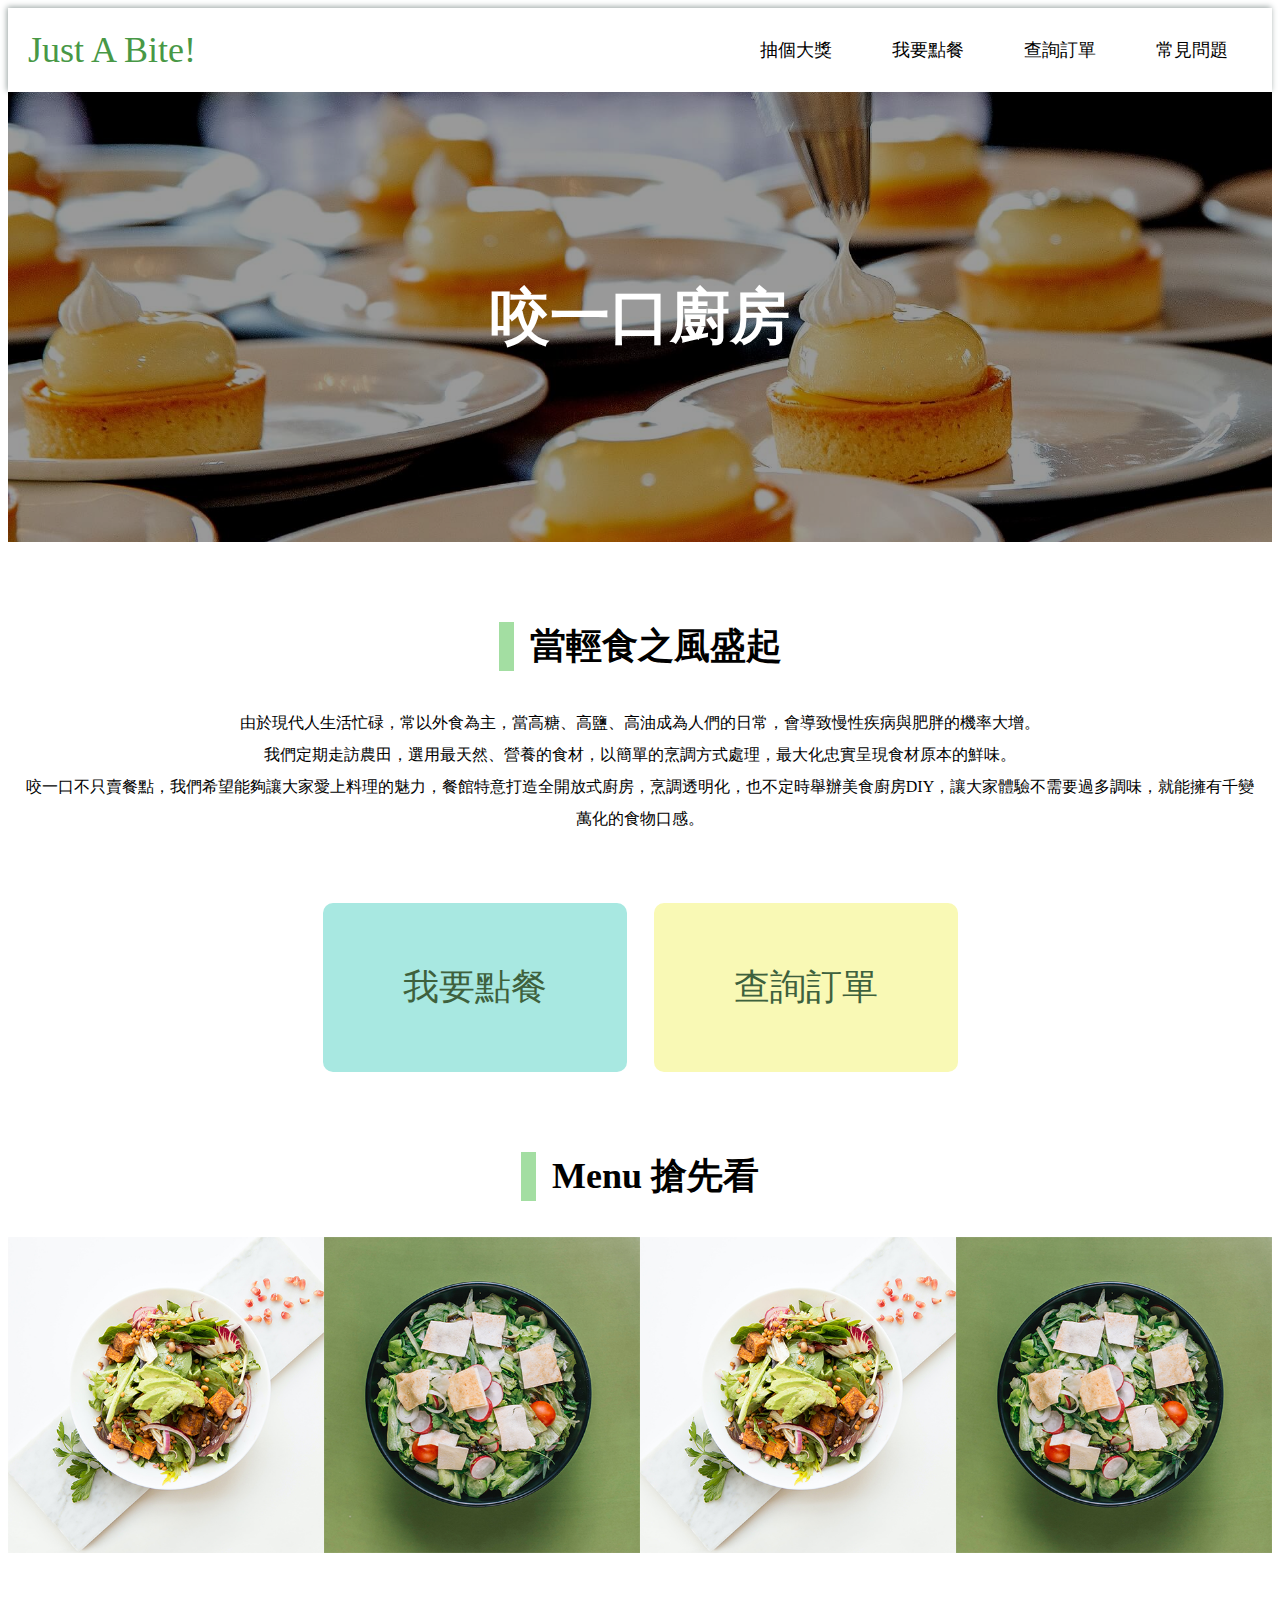
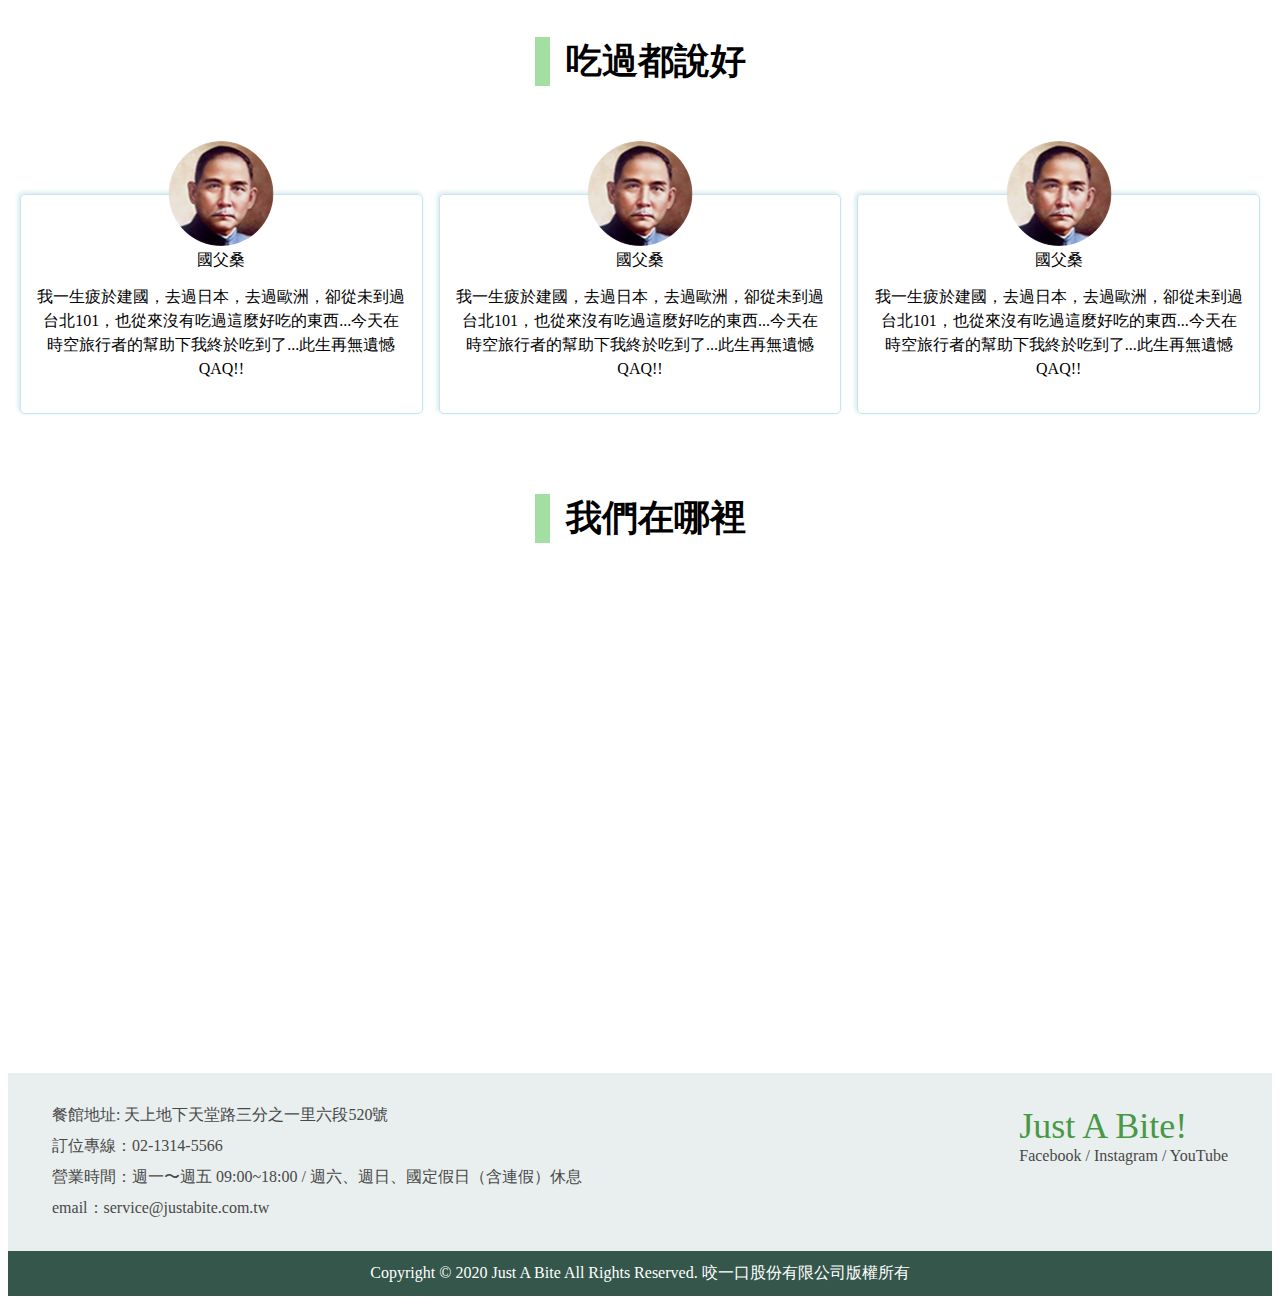
<file: examples/week10/restaurant-demo/index.html>
<!DOCTYPE html>

<html>
<head>
  <meta charset="utf-8">

  <title>餐廳官網</title>
  <meta name="viewport" content="width=device-width, initial-scale=1">
  <link rel="stylesheet" href="https://necolas.github.io/normalize.css/8.0.1/normalize.css" />
  <link rel="stylesheet" href="style.css" />

</head>

<body>
  <nav class="navbar">
    <div class="wrapper">
      <div class="navbar__site-name">
        <a href="index.html">Just A Bite!</a>
      </div>
      <ul class="navbar__list">
        <li><a href="lottery.html">抽個大獎</a></li>
        <li><a href="#">我要點餐</a></li>
        <li><a href="#">查詢訂單</a></li>
        <li><a href="faq.html">常見問題</a></li>
      </ul>
    </div>
  </nav>
  
  <section class="banner">
    <h1>咬一口廚房</h1>
  </section>
  <div class="wrapper">
    <section class="section">
      <h2 class="section__title">
        當輕食之風盛起
      </h2>
      <p class="section__desc">
        由於現代人生活忙碌，常以外食為主，當高糖、高鹽、高油成為人們的日常，會導致慢性疾病與肥胖的機率大增。
        <br>
        我們定期走訪農田，選用最天然、營養的食材，以簡單的烹調方式處理，最大化忠實呈現食材原本的鮮味。
        <br>
        咬一口不只賣餐點，我們希望能夠讓大家愛上料理的魅力，餐館特意打造全開放式廚房，烹調透明化，也不定時舉辦美食廚房DIY，讓大家體驗不需要過多調味，就能擁有千變萬化的食物口感。
      </p>
      <div class="buttons">
        <div class="button btn-order">
          我要點餐
        </div>
        <div class="button btn-query">
          查詢訂單
        </div>
      </div>
    </section>
  </div>

  <section class="section">
    <h2 class="section__title">
      Menu 搶先看
    </h2>
    <div class="section__images">
      <div><img src="images/f-001.png" /></div>
      <div><img src="images/f-002.png" /></div>
      <div><img src="images/f-001.png" /></div>
      <div><img src="images/f-002.png" /></div>
    </div>
  </section>
  <div class="wrapper">
    <section class="section">
      <h2 class="section__title">
        吃過都說好
      </h2>
      <div class="section__comments">
        <div class="comment">
          <div class="comment__author">
            <div class="comment__avatar">
              <img src="./images/avatar.png" />
            </div>
            <p>國父桑</p>
          </div>
          <div class="comment__content">
            我一生疲於建國，去過日本，去過歐洲，卻從未到過台北101，也從來沒有吃過這麼好吃的東西...今天在時空旅行者的幫助下我終於吃到了...此生再無遺憾 QAQ!!
          </div>
        </div>
        <div class="comment">
          <div class="comment__author">
            <div class="comment__avatar">
              <img src="./images/avatar.png" />
            </div>
            <p>國父桑</p>
          </div>
          <div class="comment__content">
            我一生疲於建國，去過日本，去過歐洲，卻從未到過台北101，也從來沒有吃過這麼好吃的東西...今天在時空旅行者的幫助下我終於吃到了...此生再無遺憾 QAQ!!
          </div>
        </div>
        <div class="comment">
          <div class="comment__author">
            <div class="comment__avatar">
              <img src="./images/avatar.png" />
            </div>
            <p>國父桑</p>
          </div>
          <div class="comment__content">
            我一生疲於建國，去過日本，去過歐洲，卻從未到過台北101，也從來沒有吃過這麼好吃的東西...今天在時空旅行者的幫助下我終於吃到了...此生再無遺憾 QAQ!!
          </div>
        </div>
      </div>
    </section>
    <section class="section">
      <h2 class="section__title">
        我們在哪裡
      </h2>
      <iframe src="https://www.google.com/maps/embed?pb=!1m18!1m12!1m3!1d3615.0027469641936!2d121.56234485066739!3d25.033980844367374!2m3!1f0!2f0!3f0!3m2!1i1024!2i768!4f13.1!3m3!1m2!1s0x3442abb6da9c9e1f%3A0x1206bcf082fd10a6!2zMTEw5Y-w5YyX5biC5L-h576p5Y2A5L-h576p6Lev5LqU5q61N-iZnw!5e0!3m2!1szh-TW!2stw!4v1591711072492!5m2!1szh-TW!2stw" width="100%" height="450" frameborder="0" style="border:0;" allowfullscreen="" aria-hidden="false" tabindex="0"></iframe>
    </section>
  </div>
  <footer>
    <div class="footer__top">
      <div class="wrapper">
        <div class="footer__info">
          <div>餐館地址: 天上地下天堂路三分之一里六段520號</div>
          <div>訂位專線：02-1314-5566</div>
          <div>營業時間：週一〜週五 09:00~18:00 / 週六、週日、國定假日（含連假）休息</div>
          <div>email：service@justabite.com.tw</div>
        </div>
        <div>
          <div class="footer__site">Just A Bite!</div>
          <div>Facebook / Instagram / YouTube</div>
        </div>
      </div>
    </div>
    <div class="footer__bottom">
      Copyright © 2020 Just A Bite All Rights Reserved. 咬一口股份有限公司版權所有
    </div>
  </footer>
</body>
</html>
</file>
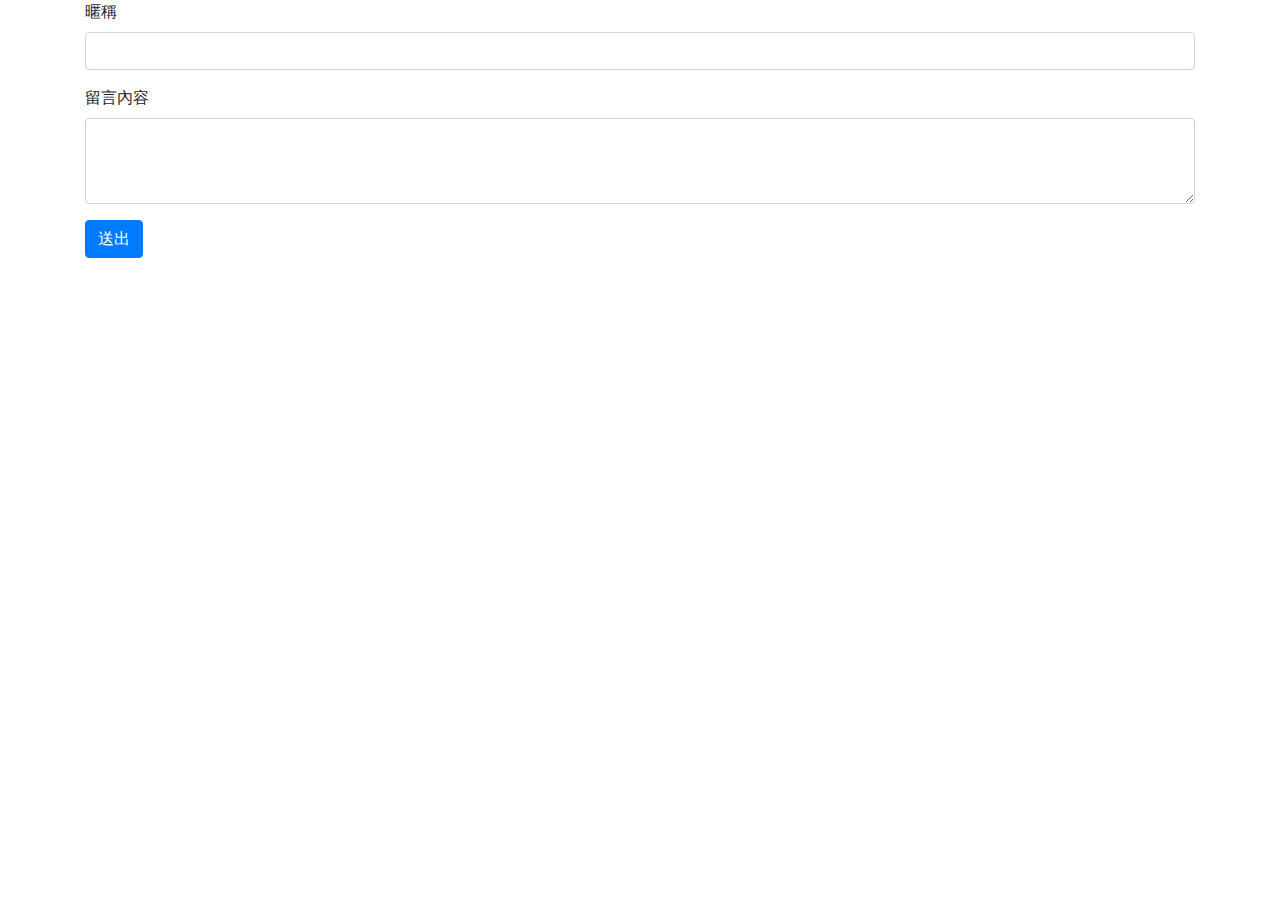
<file: examples/week12/hw1/index.html>
<!DOCTYPE html>

<html>
<head>
  <meta charset="utf-8">

  <title>Week12 留言板</title>
  <meta name="viewport" content="width=device-width, initial-scale=1">
  <script src="https://code.jquery.com/jquery-3.5.1.min.js"></script>
  <link rel="stylesheet" href="https://stackpath.bootstrapcdn.com/bootstrap/4.5.2/css/bootstrap.min.css" integrity="sha384-JcKb8q3iqJ61gNV9KGb8thSsNjpSL0n8PARn9HuZOnIxN0hoP+VmmDGMN5t9UJ0Z" crossorigin="anonymous">
  <style>
    .card {
      margin-top: 12px;
    }
  </style>
  <script>
    function escape(toOutput){
        return toOutput.replace(/\&/g, '&amp;')
            .replace(/\</g, '&lt;')
            .replace(/\>/g, '&gt;')
            .replace(/\"/g, '&quot;')
            .replace(/\'/g, '&#x27')
            .replace(/\//g, '&#x2F');
    }

    function appendCommentToDOM(container, comment, isPrepend) {
      const html = `
        <div class="card">
          <div class="card-body">
            <h5 class="card-title">${comment.id} ${escape(comment.nickname)}</h5>
            <p class="card-text">${escape(comment.content)}</p>
          </div>
        </div>
      `
      if (isPrepend) {
        container.prepend(html)
      } else {
        container.append(html)
      }
    }

    function getCommentsAPI(siteKey, before, cb) {
      let url = `http://localhost:8080/huli/be101/board-api/api_comments.php?site_key=${siteKey}`
      if (before) {
        url += '&before=' + before
      }
      $.ajax({
        url,
      }).done(function(data) {
        cb(data)
      });
    }

    const siteKey = 'huli'
    const loadMoreButtonHTML = '<button class="load-more btn btn-primary">載入更多</button>'
    let lastId = null
    let isEnd = false

    $(document).ready(() => {
      const commentDOM = $('.comments')
      getComments()

      $('.comments').on('click', '.load-more', () => {
        getComments()
      })

      $('.add-comment-form').submit(e => {
        e.preventDefault();
        const newCommentData = {
          site_key: 'huli',
          nickname: $('input[name=nickname]').val(),
          content: $('textarea[name=content]').val()
        }
        $.ajax({
          type: 'POST',
          url: 'http://localhost:8080/huli/be101/board-api/api_add_comments.php',
          data: newCommentData
        }).done(function(data) {
          if (!data.ok) {
            alert(data.message)
            return
          }
          $('input[name=nickname]').val('')
          $('textarea[name=content]').val('')
          appendCommentToDOM(commentDOM, newCommentData, true)
        });
      })
    })

    function getComments() {
      const commentDOM = $('.comments')
      $('.load-more').hide()
      if (isEnd) {
        return
      }
      getCommentsAPI(siteKey, lastId, data => {
        if (!data.ok) {
          alert(data.message)
          return
        }

        const comments = data.discussions;
        for (let comment of comments) {
          appendCommentToDOM(commentDOM, comment)
        }
        let length = comments.length
        if (length === 0) {
          isEnd = true
          $('.load-more').hide()
        } else {
          lastId = comments[length - 1].id
          $('.comments').append(loadMoreButtonHTML)
        }
        
      })
    }
  </script>
</head>

<body>
  <div class="container">
    <form class="add-comment-form">
      <div class="form-group">
        <label for="form-nickname">暱稱</label>
        <input name="nickname" type="text" class="form-control" id="form-nickname" >
      </div>
      <div class="form-group">
        <label for="content-textarea">留言內容</label>
        <textarea name='content' class="form-control" id="content-textarea" rows="3"></textarea>
      </div>
      <button type="submit" class="btn btn-primary">送出</button>
    </form>
    <div class="comments">
    </div>
  </div>

</body>
</html>
</file>
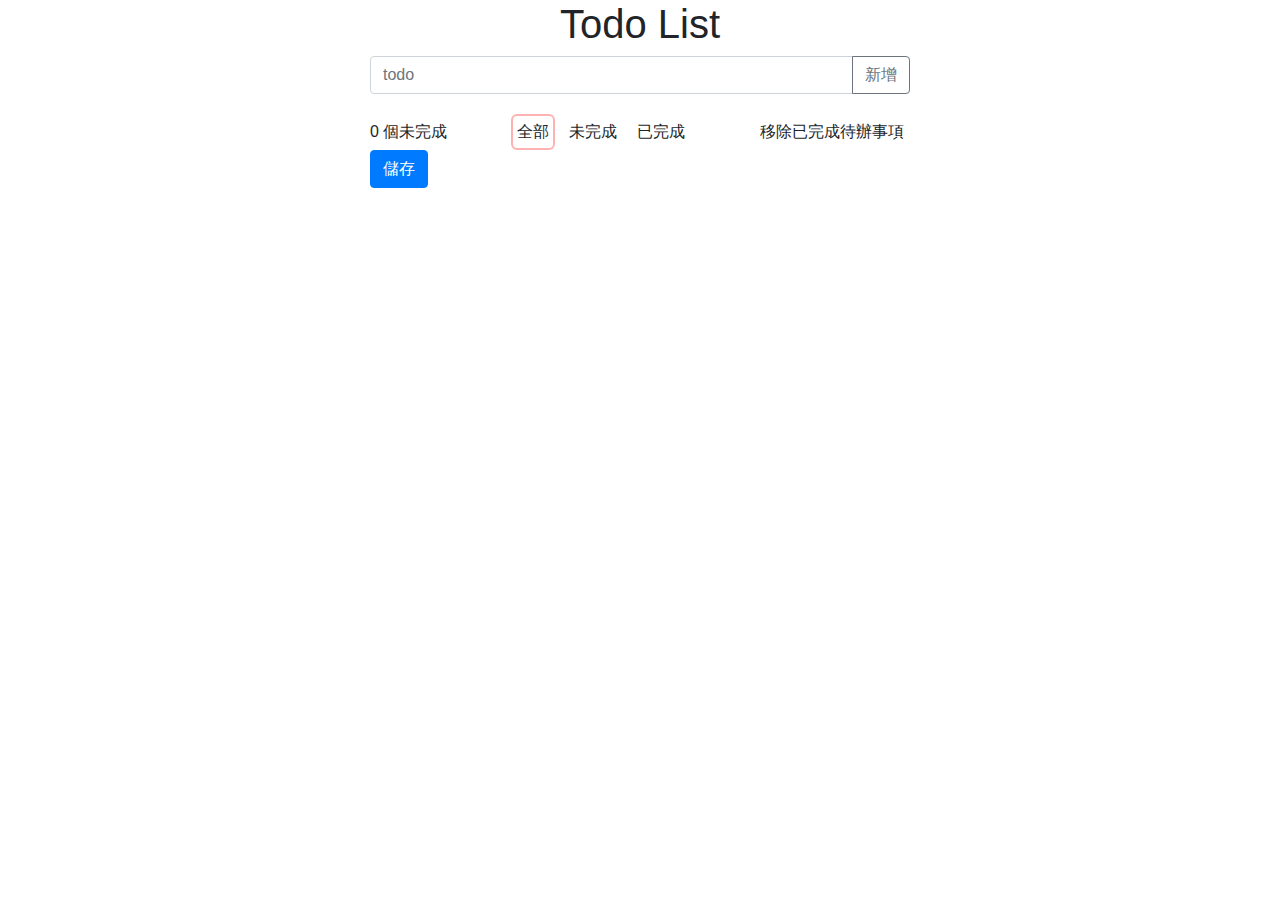
<file: examples/week12/hw2/index.html>
<!DOCTYPE html>

<html>
<head>
  <meta charset="utf-8">

  <title>Week12 Todo List</title>
  <meta name="viewport" content="width=device-width, initial-scale=1">
  <script src="https://code.jquery.com/jquery-3.5.1.js"></script>
  <link rel="stylesheet" href="https://stackpath.bootstrapcdn.com/bootstrap/4.5.2/css/bootstrap.min.css" integrity="sha384-JcKb8q3iqJ61gNV9KGb8thSsNjpSL0n8PARn9HuZOnIxN0hoP+VmmDGMN5t9UJ0Z" crossorigin="anonymous">
  <style>
    .btn-delete {
      opacity: 0;
    }
    .todo:hover .btn-delete {
      opacity: 1;
    }

    input[type=checkbox]:checked ~ label {
      text-decoration: line-through;
      color: rgba(0,0,0,0.3);
    }

    .todo__content-wrapper {
      flex: 1;
    }

    .todo__content {
      display: block;
    }

    .options div, .clear-all {
      cursor: pointer;
      border-radius: 6px;
      padding: 4px;
      border: 2px solid transparent;
    }

    .options div.active {
      border-color: rgba(255, 0, 0, 0.3);
    }

    .options div:hover {
      border-color: rgba(255, 0, 0, 0.5);
    }

    .todo {
      display: flex;
    }

  </style>
</head>

<body>
  <div class="container">
    <div class="row justify-content-center">
      <div class="col-lg-6">
        <h1 class="text-center">Todo List</h1>
        <div class="input-group mb-3">
          <input type="text" class="input-todo form-control" placeholder="todo">
          <div class="input-group-append">
            <button class="btn btn-add btn-outline-secondary" type="button">新增</button>
          </div>
        </div>
        <div class="todos list-group ">
          
        </div>
        <div class="info mt-1 d-flex justify-content-between align-items-center">
          <div><span class="uncomplete-count">0</span> 個未完成</div>
          <div class="options d-flex">
            <div class="active" data-filter="all">全部</div>
            <div class="ml-2" data-filter="uncomplete">未完成</div>
            <div class="ml-2" data-filter="done">已完成</div>
          </div>
          <div class="clear-all">
            移除已完成待辦事項
          </div>
        </div>
        <button type="button" class="btn btn-save btn-primary">儲存</button>

      </div>
    </div>
  </div>
  <script>
    let id = 1;
    let todos = []
    let todoCount = 0
    let uncompleteTodoCount = 0

    const template = `<div class="todo list-group-item list-group-item-action justify-content-between align-items-center {todoClass}">
            <div class="todo__content-wrapper custom-control custom-checkbox">
              <input type="checkbox" class="check-todo custom-control-input" id="todo-{id}">
              <label class="todo__content custom-control-label" for="todo-{id}">{content}</label>
            </div>
            <button type="button" class="btn-delete btn btn-danger">刪除</button>
          </div>`

    const searchParams = new URLSearchParams(window.location.search)
    const todoId = searchParams.get('id')

    if (todoId) {
      $.getJSON('http://localhost:8080/huli/be101/todo-api/get_todo.php?id=' + todoId, function(data) {
        todos = JSON.parse(data.data.todo)
        render()
      });
    }

    function render() {
      if (todos.length === 0) return
      $('.todos').empty()
      id = todos[todos.length - 1].id + 1
      todoCount = todos.length
      uncompleteTodoCount = todos.filter(todo => !todo.isDone).length
      for(let i=0; i<todos.length; i++) {
        const todo = todos[i]
        $('.todos').append(
          template
            .replace('{content}', escapeHtml(todo.content))
            .replace(/{id}/g, todo.id)
            .replace('{todoClass}', todo.isDone ? 'checked' : '')
        )
        if (todo.isDone) {
          $('#todo-' + todo.id).prop('checked', true)
        }
      }
      updateCounter()
    }

    $('.btn-add').click(() => {
      addTodo()
    })

    $('.input-todo').keydown(e => {
      if (e.key === 'Enter') {
        addTodo()
      }
    })

    $('.todos').on('click', '.btn-delete', (e) => {
      const deleteId = $(e.target).parent().find('.check-todo').attr('id').replace('todo-', '');
      todos = todos.filter(todo => {
        if (todo.id === Number(deleteId)) return false
        return true
      })
      render()
    })

    $('.todos').on('change', '.check-todo', (e) => {
      const target = $(e.target)
      const isChecked= target.is(":checked")
      const updateId = target.attr('id').replace('todo-', ''); 
      for(let i=0; i<todos.length; i++) {
        if (todos[i].id === Number(updateId)) {
          todos[i].isDone = isChecked
        }
      }
      render()
    })

    $('.clear-all').click(() => {
      todos = todos.filter(todo => !todo.isDone)
      render(todos)
    })

    $('.options').on('click', 'div', e => {
      const target = $(e.target)
      const filter = target.attr('data-filter')
      $('.options div.active').removeClass('active')
      target.addClass('active')
      if (filter === 'all') {
        $('.todo').show()
      } else if (filter === 'uncomplete') {
        $('.todo').show()
        $('.todo.checked').hide()
      } else { // done
        $('.todo').hide()
        $('.todo.checked').show()
      }
    })

    $('.btn-save').click(() => {
      const data = JSON.stringify(todos)
      $.ajax({
        type: 'POST',
        url: 'http://localhost:8080/huli/be101/todo-api/add_todo.php',
        data: {
          todo: data
        },
        success: function(res) {
          const respId = res.id
          window.location = 'index.html?id=' + respId
        },
        error: function() {
          alert('Erro QQ')
        }
      })
    })

    function updateCounter() {
      $('.uncomplete-count').text(uncompleteTodoCount)
    }


    function addTodo() {
      const value = $('.input-todo').val()
      if (!value) return
      todos.push({
        id: id,
        content: value,
        isDone: false
      })
      render()
      $('.input-todo').val('')
    }

    function escapeHtml(unsafe) {
      return unsafe
           .replace(/&/g, "&amp;")
           .replace(/</g, "&lt;")
           .replace(/>/g, "&gt;")
           .replace(/"/g, "&quot;")
           .replace(/'/g, "&#039;");
    }

  </script>
</body>
</html>
</file>
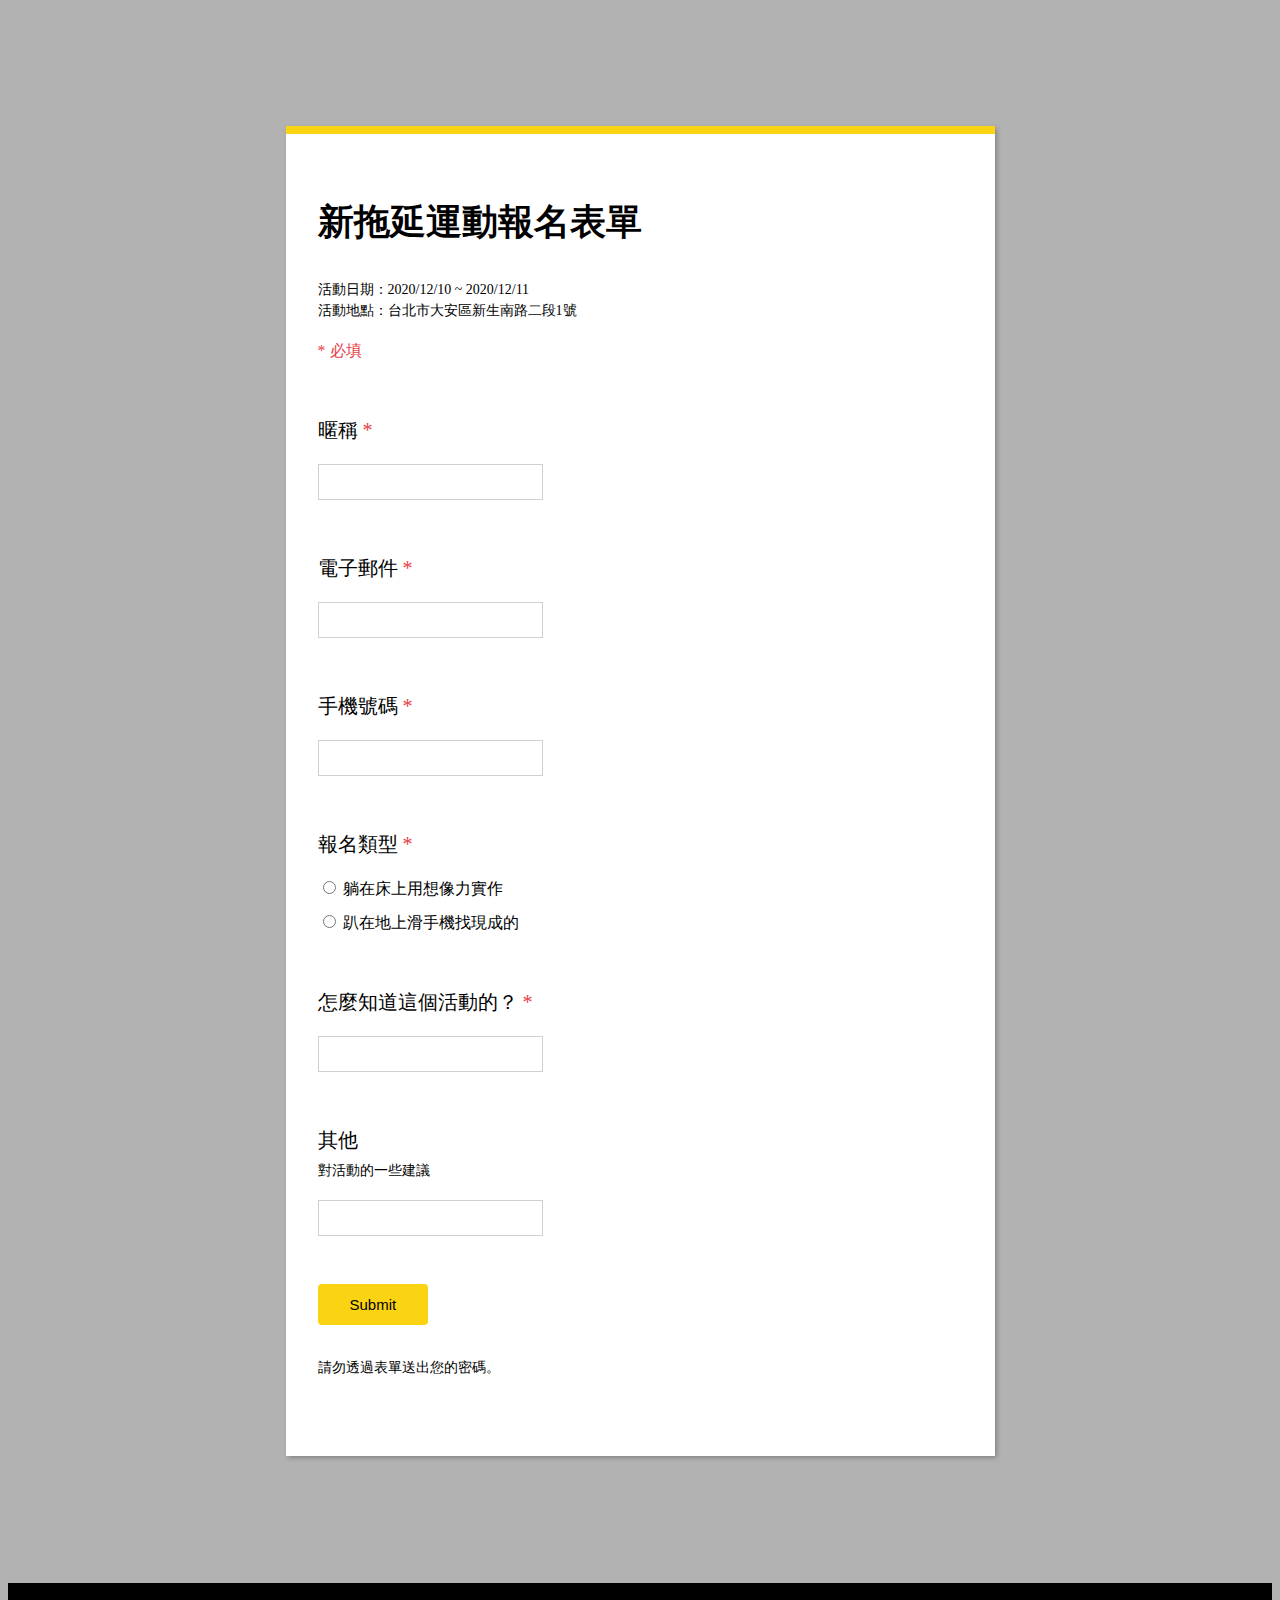
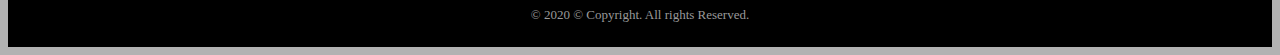
<file: examples/week6/hw2/index.html>
<!DOCTYPE html>

<html>
<head>
  <meta charset="utf-8">

  <title>表單</title>
  <meta name="viewport" content="width=device-width, initial-scale=1">
  <link rel="stylesheet" href="https://necolas.github.io/normalize.css/8.0.1/normalize.css" />

  <style>
      body {
        background: rgba(0, 0, 0, 0.3);
      }

      .wrapper {
        max-width: 645px;
        background: white;
        margin: 10% auto;
        box-shadow: 1.8px 2.4px 5px 0 rgba(0, 0, 0, 0.3);
        border-top: solid 8px #fad312;
        padding: 64px 32px;
      }

      .apply-form__title {
        margin: 0;
        font-size: 36px;
        font-weight: bold;
      }

      .apply-form__desc {
        margin-top: 32px;
        font-size: 14px;
        line-height: 1.5em;
      }

      .apply-form__notice {
        color: #e74149;
        font-size: 16px;
        margin-top: 20px;
      }

      .input-block {
        margin-top: 55px;
      }

      .input-block__title {
        font-size: 20px;
      }

      .input-block__desc {
        font-size: 14px;
        margin-top: 8px;
      }

      .input-block__input {
        margin-top: 20px;
      }

      .input-block__input input[type=text] {
        border: solid 1px #d0d0d0;
        font-size: 16px;
        padding: 8px;
      }

      .input-block__input label {
        display: block;
        margin-top: 12px;
      }

      .required:after {
        content: '*';
        color: #e74149;
      }

      .apply-form__submit {
        background: #fad312;
        color: black;
        font-size: 15px;
        padding: 12px 32px;
        margin-top: 48px;
        border: none;
        border-radius: 4px;
      }

      footer {
        background: black;
        color: #999999;
        font-size: 13px;
        text-align: center;
        padding: 24px 12px;
      }

  </style>
</head>

<body>
  <div class="wrapper">
    <form class="apply-form">
      <h1 class="apply-form__title">新拖延運動報名表單</h1>
      <p class="apply-form__desc">
        活動日期：2020/12/10 ~ 2020/12/11<br>
        活動地點：台北市大安區新生南路二段1號
      </p>
      <p class="apply-form__notice">
        * 必填
      </p>
      <div class="input-block">
        <div class="input-block__title required">
          暱稱
        </div>
        <div class="input-block__input">
          <input name="nickname" type="text" />
        </div>
      </div>
      <div class="input-block">
        <div class="input-block__title required">
          電子郵件
        </div>
        <div class="input-block__input">
          <input name="email" type="text" />
        </div>
      </div>
      <div class="input-block">
        <div class="input-block__title required">
          手機號碼
        </div>
        <div class="input-block__input">
          <input name="phone" type="text" />
        </div>
      </div>
      <div class="input-block">
        <div class="input-block__title required">
          報名類型
        </div>
        <div class="input-block__input">
          <label>
            <input name="type" value="1" type="radio" /> 躺在床上用想像力實作
          </label>

          <label>
            <input name="type" value="2" type="radio" />
             趴在地上滑手機找現成的
          </label>
        </div>
      </div>
      <div class="input-block">
        <div class="input-block__title required">
          怎麼知道這個活動的？
        </div>
        <div class="input-block__input">
          <input name="referal" type="text" />
        </div>
      </div>
      <div class="input-block">
        <div class="input-block__title">
          其他
        </div>
        <div class="input-block__desc">
          對活動的一些建議
        </div>
        <div class="input-block__input">
          <input name="nickname" type="text" />
        </div>
      </div>
      <input class="apply-form__submit" type="submit" />
      <p class="apply-form__desc">
        請勿透過表單送出您的密碼。
      </p>
    </form>
  </div>
  <footer>© 2020 © Copyright. All rights Reserved.</footer>
  
</body>
</html>
</file>
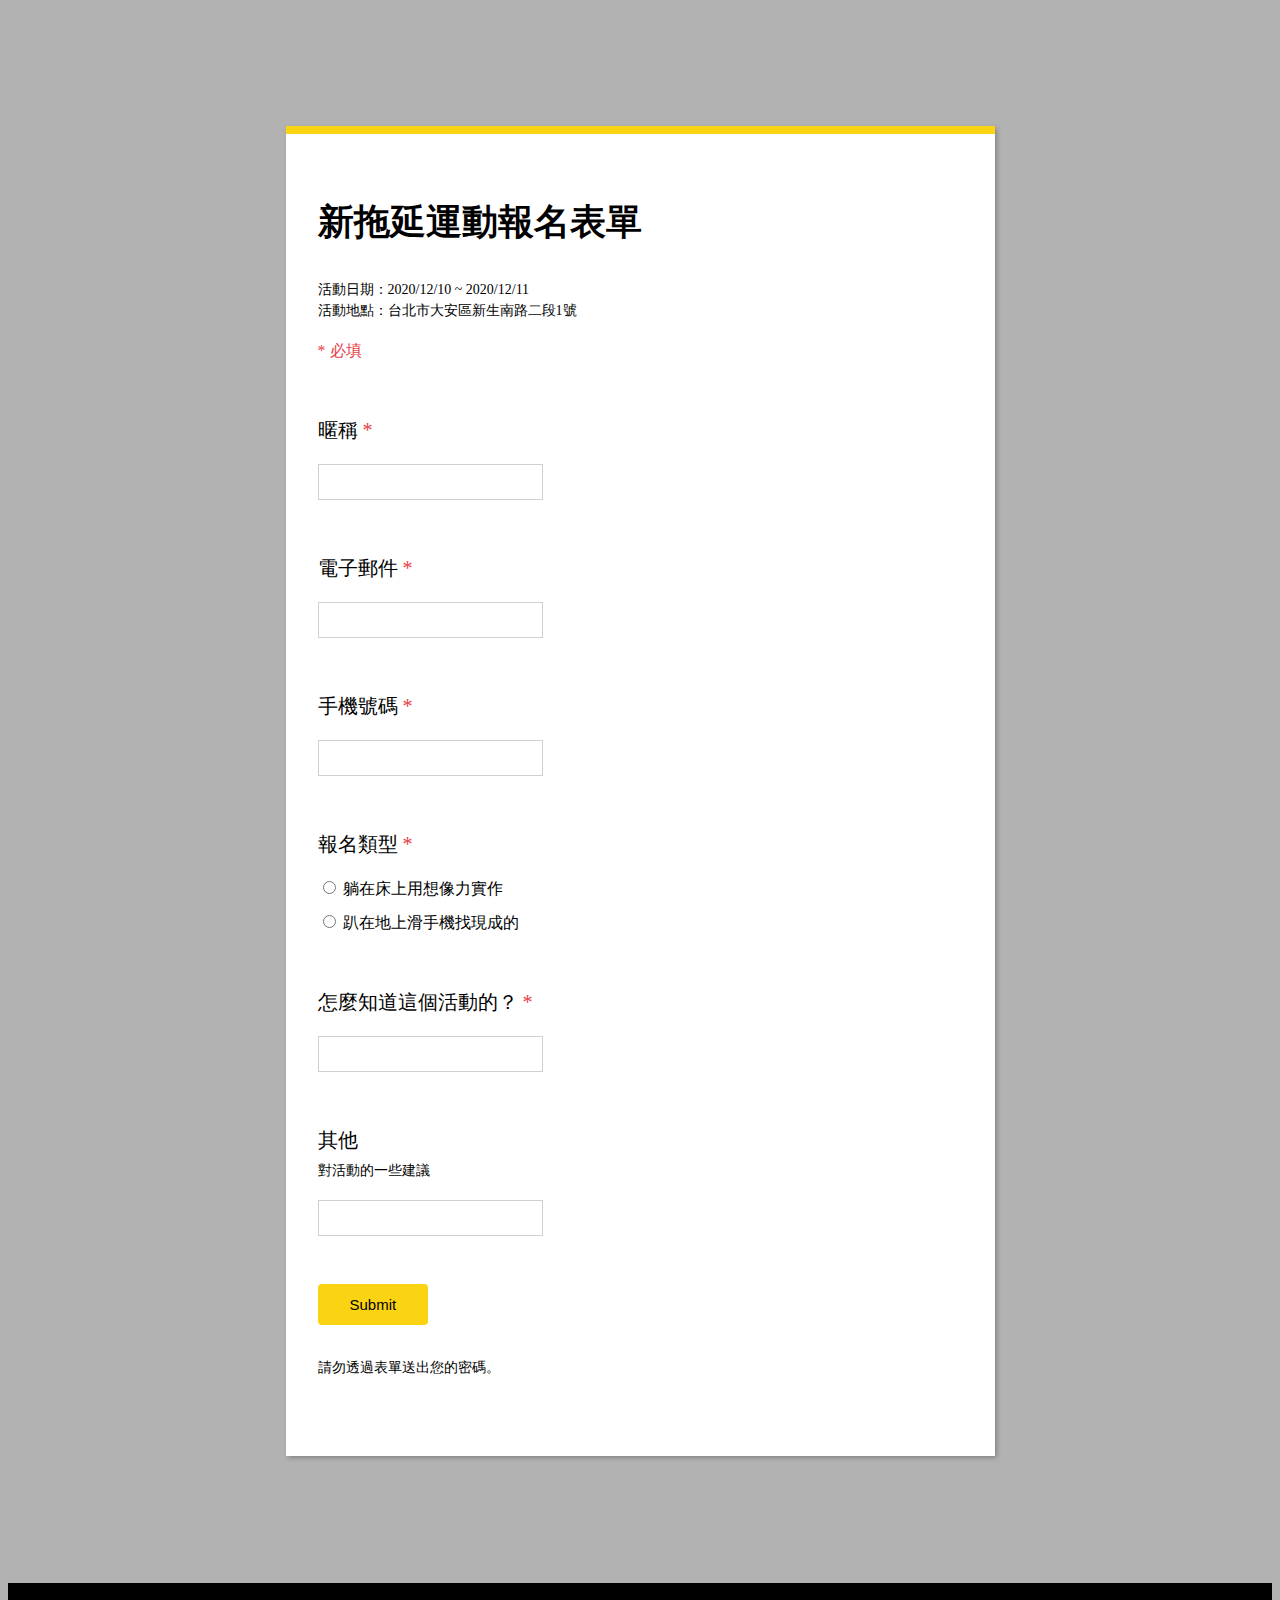
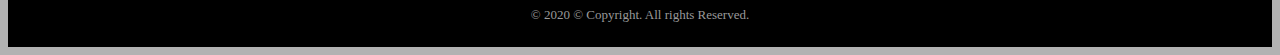
<file: examples/week7/hw1/index.html>
<!DOCTYPE html>

<html>
<head>
  <meta charset="utf-8">

  <title>表單</title>
  <meta name="viewport" content="width=device-width, initial-scale=1">
  <link rel="stylesheet" href="https://necolas.github.io/normalize.css/8.0.1/normalize.css" />

  <style>
      body {
        background: rgba(0, 0, 0, 0.3);
      }

      .wrapper {
        max-width: 645px;
        background: white;
        margin: 10% auto;
        box-shadow: 1.8px 2.4px 5px 0 rgba(0, 0, 0, 0.3);
        border-top: solid 8px #fad312;
        padding: 64px 32px;
      }

      .apply-form__title {
        margin: 0;
        font-size: 36px;
        font-weight: bold;
      }

      .apply-form__desc {
        margin-top: 32px;
        font-size: 14px;
        line-height: 1.5em;
      }

      .apply-form__notice {
        color: #e74149;
        font-size: 16px;
        margin-top: 20px;
      }

      .input-block {
        margin-top: 55px;
      }

      .input-block__title {
        font-size: 20px;
      }

      .input-block__desc {
        font-size: 14px;
        margin-top: 8px;
      }

      .input-block__input {
        margin-top: 20px;
      }

      .input-block__input input[type=text] {
        border: solid 1px #d0d0d0;
        font-size: 16px;
        padding: 8px;
      }

      .input-block__input label {
        display: block;
        margin-top: 12px;
      }

      .input-block__error {
        margin-top: 4px;
        color: #e74149;
        position: absolute;
      }

      .required .input-block__title:after {
        content: '*';
        color: #e74149;
      }

      .apply-form__submit {
        background: #fad312;
        color: black;
        font-size: 15px;
        padding: 12px 32px;
        margin-top: 48px;
        border: none;
        border-radius: 4px;
      }

      footer {
        background: black;
        color: #999999;
        font-size: 13px;
        text-align: center;
        padding: 24px 12px;
      }

      .hide-error .input-block__error {
        visibility: hidden;
      }

  </style>
</head>

<body>
  <div class="wrapper">
    <form class="apply-form">
      <h1 class="apply-form__title">新拖延運動報名表單</h1>
      <p class="apply-form__desc">
        活動日期：2020/12/10 ~ 2020/12/11<br>
        活動地點：台北市大安區新生南路二段1號
      </p>
      <p class="apply-form__notice">
        * 必填
      </p>
      <div class="input-block required hide-error">
        <div class="input-block__title ">
          暱稱
        </div>
        <div class="input-block__input">
          <input name="nickname" type="text" />
        </div>
        <div class="input-block__error">請輸入暱稱</div>
      </div>
      <div class="input-block required hide-error">
        <div class="input-block__title">
          電子郵件
        </div>
        <div class="input-block__input">
          <input name="email" type="text" />
        </div>
        <div class="input-block__error">請輸入電子郵件</div>
      </div>
      <div class="input-block required hide-error">
        <div class="input-block__title">
          手機號碼
        </div>
        <div class="input-block__input">
          <input name="phone" type="text" />
        </div>
        <div class="input-block__error">請輸入手機號碼</div>
      </div>
      <div class="input-block required hide-error">
        <div class="input-block__title">
          報名類型
        </div>
        <div class="input-block__input">
          <label>
            <input name="type" value="1" type="radio" /> 躺在床上用想像力實作
          </label>

          <label>
            <input name="type" value="2" type="radio" />
             趴在地上滑手機找現成的
          </label>
        </div>
        <div class="input-block__error">請輸入報名類型</div>
      </div>
      <div class="input-block required hide-error">
        <div class="input-block__title">
          怎麼知道這個活動的？
        </div>
        <div class="input-block__input">
          <input name="referal" type="text" />
        </div>
        <div class="input-block__error">請輸入資料</div>
      </div>
      
      <div class="input-block">
        <div class="input-block__title">
          其他
        </div>
        <div class="input-block__desc">
          對活動的一些建議
        </div>
        <div class="input-block__input">
          <input name="nickname" type="text" />
        </div>
      </div>
      <input class="apply-form__submit" type="submit" />
      <p class="apply-form__desc">
        請勿透過表單送出您的密碼。
      </p>
    </form>
  </div>
  <footer>© 2020 © Copyright. All rights Reserved.</footer>
  <script>
      document
        .querySelector('form')
        .addEventListener('submit', function(e) {
          e.preventDefault()
          let hasError = false
          let values = {}

          const elements = document.querySelectorAll('.required')
          for(element of elements) {
            const radios = element.querySelectorAll('input[type=radio]')
            const input = element.querySelector('input[type=text]')
            let isValid = true
            if (input) {
              values[input.name] = input.value
              if (!input.value) {
                isValid = false
              }
            } else if (radios.length) {
              isValid = [...radios].some(radio => radio.checked)
              if (isValid) {
                let r = element.querySelector('input[type=radio]:checked')
                values[r.name] = r.value
              }
            } else {
              continue
            }
            
            if (!isValid) {
              element.classList.remove('hide-error')
              hasError = true
            } else {
              element.classList.add('hide-error')
            }
          }

          if (!hasError) {
            alert(JSON.stringify(values))
          }
          
      })
  </script>
</body>
</html>
</file>
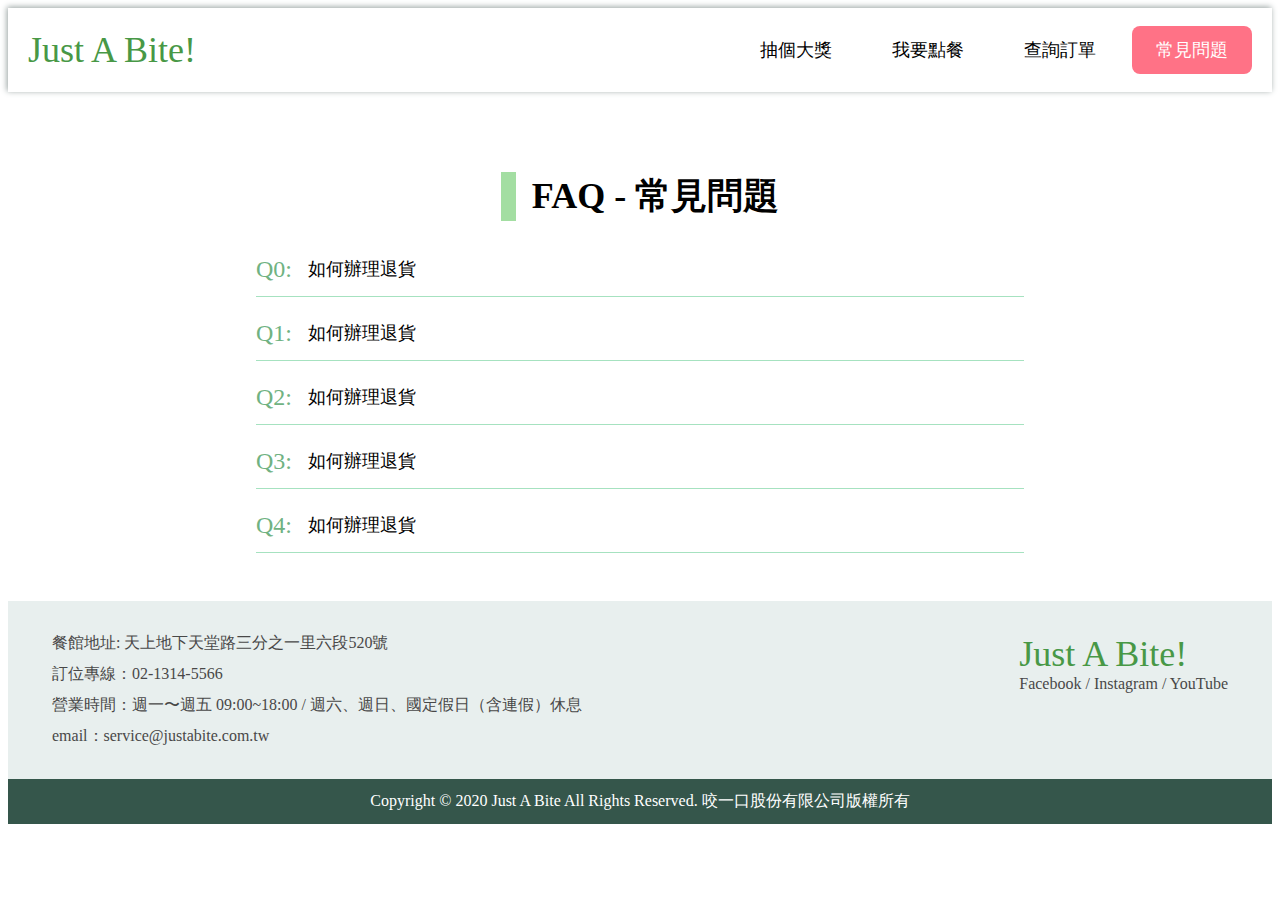
<file: examples/week7/hw2/index.html>
<!DOCTYPE html>

<html>
<head>
  <meta charset="utf-8">

  <title>餐廳官網</title>
  <meta name="viewport" content="width=device-width, initial-scale=1">
  <link rel="stylesheet" href="https://necolas.github.io/normalize.css/8.0.1/normalize.css" />

  <style>

    .navbar {
      box-shadow: -1.4px -1.4px 6px 0 #97a2a0;

    }
    .navbar .wrapper {
      display: flex;
      justify-content: space-between;
      align-items: center;
      height: 84px;
      background: white;
      padding: 0px 20px;
    }

    .navbar__site-name {
      color: #489846;
      font-size: 36px;
    }

    .navbar__list {
      list-style: none;
      margin: 0;
      padding: 0;
      display: flex;
      font-size: 18px;
    }

    .navbar__list li {
      margin-left: 12px;
      border-radius: 8px;
      transition: background 0.1s;
    }

    .navbar__list li.active, .navbar__list li:hover {
      background: #ff7286;
    }

    .navbar__list li.active a,
    .navbar__list li:hover a {
      color: white;
    }

    .navbar__list li a {
      display: block;
      text-decoration: none;
      color: black;
      padding: 12px 24px;
    }

    .wrapper {
      max-width: 1280px;
      margin: 0 auto;
      padding: 0px 12px;
    }

    .banner {
      position: relative;
      height: 450px;
      background: url(bg.jpg) center/cover no-repeat;
    }

    .banner:after {
      content: "";
      position: absolute;
      background: rgba(0, 0, 0, 0.4);
      top: 0;
      left: 0;
      right: 0;
      bottom: 0;
    }

    .banner h1 {
      display: inline-block;
      position: relative;
      margin: 0;
      color: white;
      z-index: 2;
      top: 50%;
      left: 50%;
      transform: translate(-50%, -50%);
      font-size: 60px;
      font-weight: bold;
    }

    h2 {
      margin: 0;
    }

    .section {
      text-align: center;
      margin-top: 80px;
    }

    .section__title {
      display: inline-block;
      font-size: 36px;
      border-left: solid 15px #a3dea2;
      padding-left: 16px;
      margin-bottom: 36px;
    }

    .section__desc {
      font-size: 16px;
      line-height: 2em;
      margin: 0px 0px 68px 0px;
    }

    .button {
      padding: 60px 80px;
      font-size: 36px;
      color: #3e613d;
      display: inline-block;
      border-radius: 10px;
      cursor: pointer;
      transition: transform 0.1s;
    }

    .button:hover {
      transform: scale(1.1);
    }

    .btn-order {
      background: #a8e8e1;
    }

    .btn-query {
      margin-left: 23px;
      background: #f9f9b5;
    }

    .section__images {
      display: flex;
    }

    .section__images div {
      width: 25%;
    }

    .section__images img {
      width: 100%;
    }

    footer {
      margin-top: 48px;
    }

    .footer__bottom {
      background: #35564b;
      padding: 12px;
      text-align: center;
      color: white;
      font-size: 16px;
    }

    .footer__top {
      background: #e8efee;
      padding: 32px;
      color: #484848;
    }

    .footer__top .wrapper {
      display: flex;
      justify-content: space-between;
    }

    .footer__info {
      margin-right: 16px;
    }

    .footer__info div + div {
      margin-top: 10px;
    }

    .footer__site {
      font-size: 36px;
      color: #489846;
    }

    .section__comments {
      display: flex;
      margin-top: 72px;
    }

    .comment {
      border-radius: 5px;
      box-shadow: -1.4px -1.4px 4px 0 #d8eaef;
      border: solid 1px #c7e5ec;
      height: 220px;
      padding: 16px;
      position: relative;
    }

    .comment + .comment {
      margin-left: 16px;
    }

    .comment__avatar {
      width: 105px;
      height: 105px;
      border-radius: 50%;
      overflow: hidden;
    }

    .comment__avatar img {
      width: 100%;
      height: 100%;
    }

    .comment__author {
      display: inline-block;
      position: absolute;
      top: 18px;
      left: 50%;
      transform: translate(-50%, -50%);
    }

    .comment__author p {
      margin-top: 5px;
      line-height: 18px;
    }

    .comment__content {
      position: relative;
      top: 40%;
      line-height: 1.5em;
    }

    .faq-block {
      margin: 0 auto;
      max-width: 768px;
    }

    .faq-item {
      display: flex;
      text-align: left;
      padding-bottom: 24px;
      border-bottom: solid 1px #a6e2c0;
      overflow: hidden;
      cursor: pointer;
    }

    .faq-item:not(:first-child) {
      margin-top: 24px;
    }

    .faq-item__number {
      color: #70b282;
      font-size: 24px;
      margin-right: 16px;
      line-height: 24px;
    }

    .faq-item__content h2 {
      font-size: 18px;
      margin: 0;
      font-weight: normal;
      line-height: 24px;
    }

    .faq-item__content p {
      font-size: 16px;
    }

    .faq-item--hide {
      height: 15px;
    }

    @media(max-width: 768px) {
      .navbar .wrapper {
        height: 120px;
        flex-direction: column;
        justify-content: space-between;
        padding: 0px;
      }

      .navbar__site-name {
        margin-top: 10px;
      }

      .navbar__list {
        display: flex;
        width: 100%;
      }

      .navbar__list li {
        flex: 1;
        margin-left: 0;
        border-radius: 0;
        text-align: center;
      }

      .btn-query {
        margin-left: 0;
        margin-top: 16px;
      }

      .section__images {
        flex-direction: column;

      }

      .section__images div {
        width: 100%;
      }

      .footer__top .wrapper {
        flex-direction: column-reverse;
      }

      .footer__info {
        margin-right: 0;
        margin-top: 16px;
      }

      .section__comments {
        flex-direction: column;
      }

      .comment + .comment {
        margin-left: 0;
        margin-top: 82px;
      }
    }

   
  </style>
</head>

<body>
  <nav class="navbar">
    <div class="wrapper">
      <div class="navbar__site-name">
        Just A Bite!
      </div>
      <ul class="navbar__list">
        <li><a href="#">抽個大獎</a></li>
        <li><a href="#">我要點餐</a></li>
        <li><a href="#">查詢訂單</a></li>
        <li class="active"><a href="#">常見問題</a></li>
      </ul>
    </div>
  </nav>
  
  <div class="wrapper">
    <section class="section">
      <h2 class="section__title">
        FAQ - 常見問題
      </h2>

      <div class="faq-block">
        <div class="faq-item faq-item--hide">
          <div class='faq-item__number'>
            Q0:
          </div>
          <div class="faq-item__content">
            <h2>如何辦理退貨</h2>
            <p>線上刷卡的使用方式也超簡單，只要您確認您當次的購物清單與金額都無誤，就可立即到匯款上傳系統，登入個人帳號密碼後，點選"線上刷卡方式"，確認收件住址後，再進行刷卡確認程序即可～</p>
          </div>
        </div>
        <div class="faq-item faq-item--hide">
          <div class='faq-item__number'>
            Q1:
          </div>
          <div class="faq-item__content">
            <h2>如何辦理退貨</h2>
            <p>線上刷卡的使用方式也超簡單，只要您確認您當次的購物清單與金額都無誤，就可立即到匯款上傳系統，登入個人帳號密碼後，點選"線上刷卡方式"，確認收件住址後，再進行刷卡確認程序即可～</p>
          </div>
        </div>
        <div class="faq-item faq-item--hide">
          <div class='faq-item__number'>
            Q2:
          </div>
          <div class="faq-item__content">
            <h2>如何辦理退貨</h2>
            <p>線上刷卡的使用方式也超簡單，只要您確認您當次的購物清單與金額都無誤，就可立即到匯款上傳系統，登入個人帳號密碼後，點選"線上刷卡方式"，確認收件住址後，再進行刷卡確認程序即可～</p>
          </div>
        </div>
        <div class="faq-item faq-item--hide">
          <div class='faq-item__number'>
            Q3:
          </div>
          <div class="faq-item__content">
            <h2>如何辦理退貨</h2>
            <p>線上刷卡的使用方式也超簡單，只要您確認您當次的購物清單與金額都無誤，就可立即到匯款上傳系統，登入個人帳號密碼後，點選"線上刷卡方式"，確認收件住址後，再進行刷卡確認程序即可～</p>
          </div>
        </div>
        <div class="faq-item faq-item--hide">
          <div class='faq-item__number'>
            Q4:
          </div>
          <div class="faq-item__content">
            <h2>如何辦理退貨</h2>
            <p>線上刷卡的使用方式也超簡單，只要您確認您當次的購物清單與金額都無誤，就可立即到匯款上傳系統，登入個人帳號密碼後，點選"線上刷卡方式"，確認收件住址後，再進行刷卡確認程序即可～</p>
          </div>
        </div>
      </div>


    </section>
  </div>

  <footer>
    <div class="footer__top">
      <div class="wrapper">
        <div class="footer__info">
          <div>餐館地址: 天上地下天堂路三分之一里六段520號</div>
          <div>訂位專線：02-1314-5566</div>
          <div>營業時間：週一〜週五 09:00~18:00 / 週六、週日、國定假日（含連假）休息</div>
          <div>email：service@justabite.com.tw</div>
        </div>
        <div>
          <div class="footer__site">Just A Bite!</div>
          <div>Facebook / Instagram / YouTube</div>
        </div>
      </div>
    </div>
    <div class="footer__bottom">
      Copyright © 2020 Just A Bite All Rights Reserved. 咬一口股份有限公司版權所有
    </div>
  </footer>
  <script>
      document
        .querySelector('.faq-block')
        .addEventListener('click', function(e) {
          const element = closest(e.target, 'faq-item')
          if (element) {
            element.classList.toggle('faq-item--hide')
          }
        })

      function closestRecursive(node, className) {
        if (!node || !node.classList) return null
        if(node.classList.contains(className)) {
          return node
        }
        return closestRecursive(node.parentNode, className)
      }

      function closest(node, className) {
        while(node && node.classList) {
          if (node.classList.contains(className)) {
            return node
          }
          node = node.parentNode
        }
      }      
  </script>
</body>
</html>
</file>
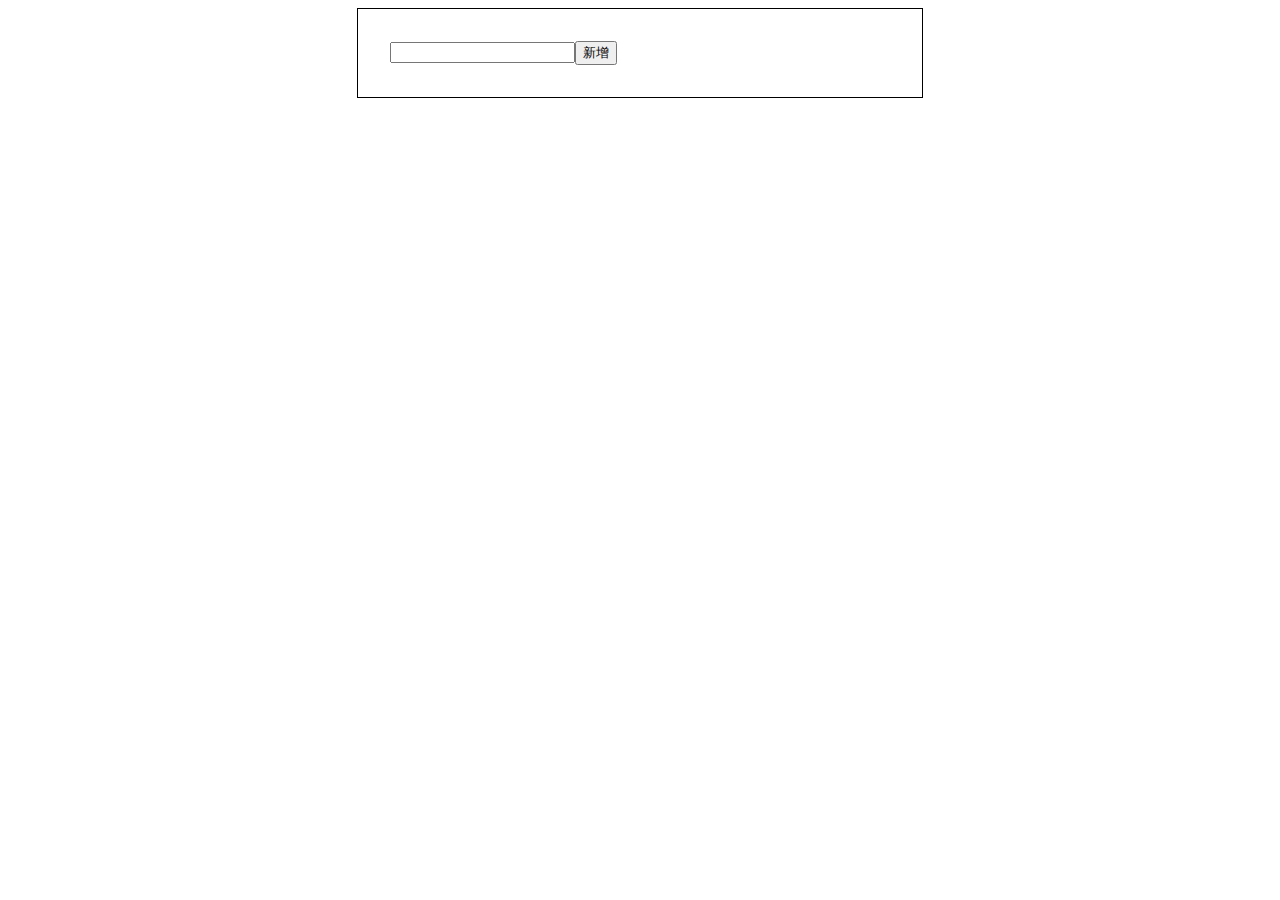
<file: examples/week7/hw3/index.html>
<!DOCTYPE html>

<html>
<head>
  <meta charset="utf-8">

  <title>Todo List</title>
  <meta name="viewport" content="width=device-width, initial-scale=1">
  <link rel="stylesheet" href="https://necolas.github.io/normalize.css/8.0.1/normalize.css" />

  <style>
      .wrapper {
        max-width: 500px;
        border: 1px solid black;
        margin: 0 auto;
        padding: 32px;
      }

      .todo {
        display: flex;
        align-items: center;
        margin-top: 12px;
        padding: 12px;
      }

      .todo:hover {
        background: rgba(0,0,0,0.2);
      }

      .todo__title {
        flex: 1;
      }

      .todo__check {
        width: 20px;
        height: 20px;
        margin-right: 8px;
      }

      .todo.done .todo__title {
        text-decoration: line-through;
      }
  </style>
</head>

<body>
  <div class="wrapper">
    <input class="input-todo" type="text" /><button class="btn-new">新增</button>
    <div class="todos">
    </div>
  </div>
  <script>
    document.querySelector('.btn-new').addEventListener('click', () => {
      const value = document.querySelector('.input-todo').value;
      if (!value) return
      const div = document.createElement('div')
      div.classList.add('todo')
      div.innerHTML = `
        <input class="todo__check" type="checkbox" />
        <div class="todo__title">${escapeHtml(value)}</div>
        <button class="btn-delete">刪除</button>
      `
      document.querySelector('.todos').appendChild(div)
      document.querySelector('.input-todo').value = ''
    })

    // event delegation / proxy
    document.querySelector('.todos').addEventListener('click', (event) => {
      const { target } = event
      // delete todo
      if (target.classList.contains('btn-delete')) {
        target.parentNode.remove()
        return
      }

      // check/uncheck todo
      if (target.classList.contains('todo__check')) {
        if (target.checked) {
          target.parentNode.classList.add('done')
        } else {
          target.parentNode.classList.remove('done')
        }
      }
    })

    function escapeHtml(unsafe) {
      return unsafe
           .replace(/&/g, "&amp;")
           .replace(/</g, "&lt;")
           .replace(/>/g, "&gt;")
           .replace(/"/g, "&quot;")
           .replace(/'/g, "&#039;");
    }

  </script>
</body>
</html>
</file>
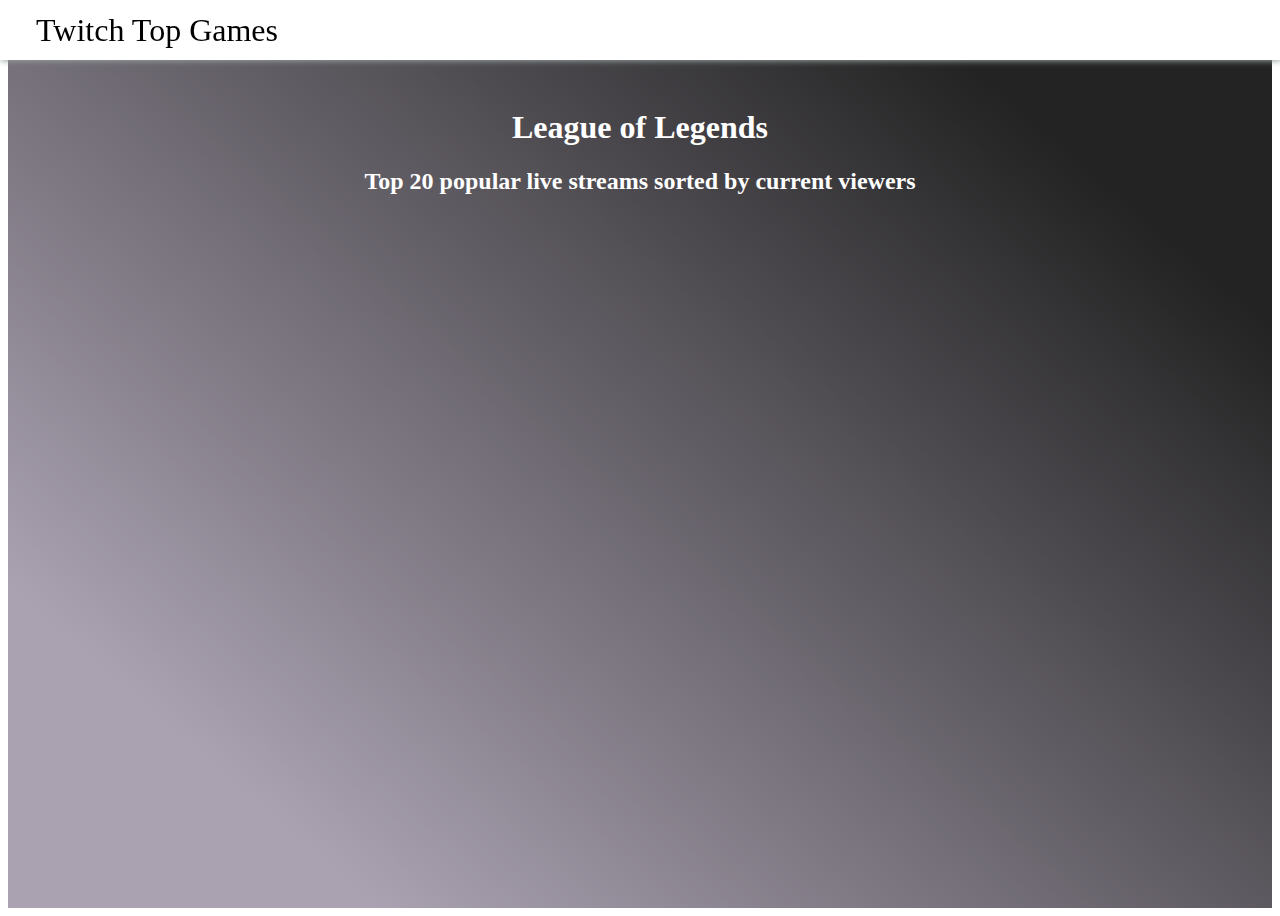
<file: examples/week8/hw2/index.html>
<!DOCTYPE html>

<html>
<head>
  <meta charset="utf-8">
  <meta name="viewport" content="width=device-width, initial-scale=1">
  <title>Twitch Live Games</title>
  <meta name="description" content="Week8 作業">
  <link rel="stylesheet" href="https://necolas.github.io/normalize.css/8.0.1/normalize.css">
  <style>
    * {
      box-sizing: border-box;
    }

    .navbar {
      position: fixed;
      height: 60px;
      background: white;
      box-shadow: 1.4px 1.4px 6px 0 #97a2a0;
      left: 0;
      right: 0;
      top: 0;
      display: flex;
      justify-content: space-between;
      padding: 0px 36px;
      align-items: center;
      z-index: 2;
    }

    .navbar__site {
      font-size: 32px;
    } 

    .navbar__nav {
      display: flex;
      list-style: none;
      margin: 0;
      padding: 0;
      flex: 1;
      justify-content: flex-end;
      align-items: stretch;
      height: 100%;
    }

    .navbar__nav li {
      cursor: pointer;
      padding: 10px;
      display: flex;
      align-items: center;
      margin-left: 16px;
      transition: all 0.2s;
    }

    .navbar__nav li:hover {
      background: rgba(0, 0, 0, 0.7);
      color: white;
    }

    .wrapper {
      max-width: 1440px;
      margin: 0px auto 0px auto;
      padding: 80px 0px;
      text-align: center;
      color: white;
      position: relative;
      min-height: 100vh;
    }

    .streams {
      display: inline-flex;
      flex-wrap: wrap;
      justify-content: center;
    }

    .stream {
      width: 360px;
      background: #333;
      color: white;
      text-align: left;
      cursor: pointer;
      transition: all 0.2s;
      opacity: 0.9;
      margin-left: 16px;
      margin-top: 16px;
    }

    .stream > img {
      width: 100%;
    }

    .stream__data {
      display: flex;
      align-items: center;
      padding: 6px;
    }

    .stream__avatar {
      width: 64px;
      height: 64px;
      border-radius: 50%;
      overflow: hidden;
      margin-right: 12px;
      min-width: 64px;
    }

    .stream__avatar > img {
      width: 100%;
      height: 100%;
    }

    .stream__intro {
      display: flex;
      flex-direction: column;
      justify-content: space-between;
      overflow: hidden;
    }

    .stream__title {
      font-size: 20px;
      white-space: nowrap;
      overflow: hidden;
      text-overflow: ellipsis;
      margin-bottom: 10px;
    }

    .stream:hover {
      transform: scale(1.07);
      filter: brightness(1.2);
      box-shadow: 5px 5px 20px 5px rgba(0, 0, 0, 0.5);
      opacity: 1;
    }

    .stream-empty {
      width: 360px;
      margin-left: 16px;
    }

    .bg {
      background: linear-gradient(221deg, rgba(0, 0, 0, 0.8)16%, rgba(201, 140, 253, 0.2)84%);
      position: relative;
    }

    .bg:before {
      content: '';
      position: absolute;
      top: 0;
      bottom: 0;
      left: 0;
      right: 0;
      background: rgba(0, 0, 0, 0.3);
    }
  </style>
</head>

<body>
  <header class="navbar">
    <div class="navbar__site">Twitch Top Games</div>
    <ul class="navbar__nav">
    </ul>
  </header>
  <div class="bg">
    <div class="wrapper">
      <h1>League of Legends</h1>
      <h2>Top 20 popular live streams sorted by current viewers</h2>
      <section class="streams">
      </section>
    </div>
  </div>
  <script>
    var url = 'https://api.twitch.tv/kraken'
    var template = `<div class="stream">
        <img src="$preview" />
        <div class="stream__data">
            <div class="stream__avatar">
                <img src="$logo">
            </div>
            <div class="stream__intro">
                <div class="stream__title">$title</div>
                <div class="stream__channel">
                    $channel
                </div>
            </div>
        </div>
      </div>`
    function getGames(cb) {
      var request = new XMLHttpRequest();
      request.open('GET', url + '/games/top?limit=5', true);
      request.setRequestHeader('Accept', 'application/vnd.twitchtv.v5+json')
      request.setRequestHeader('Client-ID', 's44s145uexjgeu9mqqa1s93oc1bnli')

      request.onload = function() {
        if (this.status >= 200 && this.status < 400) {
          cb(JSON.parse(this.response));
        }
      };
      request.send();
    }

    function getStreams(name, cb) {
      var request = new XMLHttpRequest();
      request.open('GET', url + '/streams?game=' + encodeURIComponent(name), true);
      request.setRequestHeader('Accept', 'application/vnd.twitchtv.v5+json')
      request.setRequestHeader('Client-ID', 's44s145uexjgeu9mqqa1s93oc1bnli')

      request.onload = function() {
        if (this.status >= 200 && this.status < 400) {
          cb(JSON.parse(this.response));
        }
      };
      request.send();
    }

    getGames((games) => {
      var topGames = games.top.map((game) => game.game.name)
      for(let game of topGames) {
        let element = document.createElement('li')
        element.innerHTML = game
        document.querySelector('.navbar__nav').appendChild(element)
      }
      getStreams(topGames[0], (data) => {
        appendStreams(data.streams)
        addPlaceholder()
        addPlaceholder()
        addPlaceholder()
      })
    })

    document.querySelector('.navbar__nav').addEventListener('click', e => {
      if (e.target.tagName.toLowerCase() === 'li') {
        var text = e.target.innerText;
        document.querySelector('h1').innerText = text
        document.querySelector('.streams').innerHTML = '';
        getStreams(text, (data) => {
          appendStreams(data.streams)
        })
      }
    })

    function addPlaceholder() {
      const placeholder = document.createElement('div')
      placeholder.classList.add('stream-empty')
      document.querySelector('.streams').appendChild(placeholder)
    }

    function appendStreams(streams) {
      streams.forEach((stream) => {
        let element = document.createElement('div')
        let content = template
          .replace('$preview', stream.preview.large)
          .replace('$logo', stream.channel.logo)
          .replace('$title', stream.channel.status)
          .replace('$channel', stream.channel.name)
        document.querySelector('.streams').appendChild(element)
        element.outerHTML = content
      });
    }
  </script>
</body>
</html>
</file>
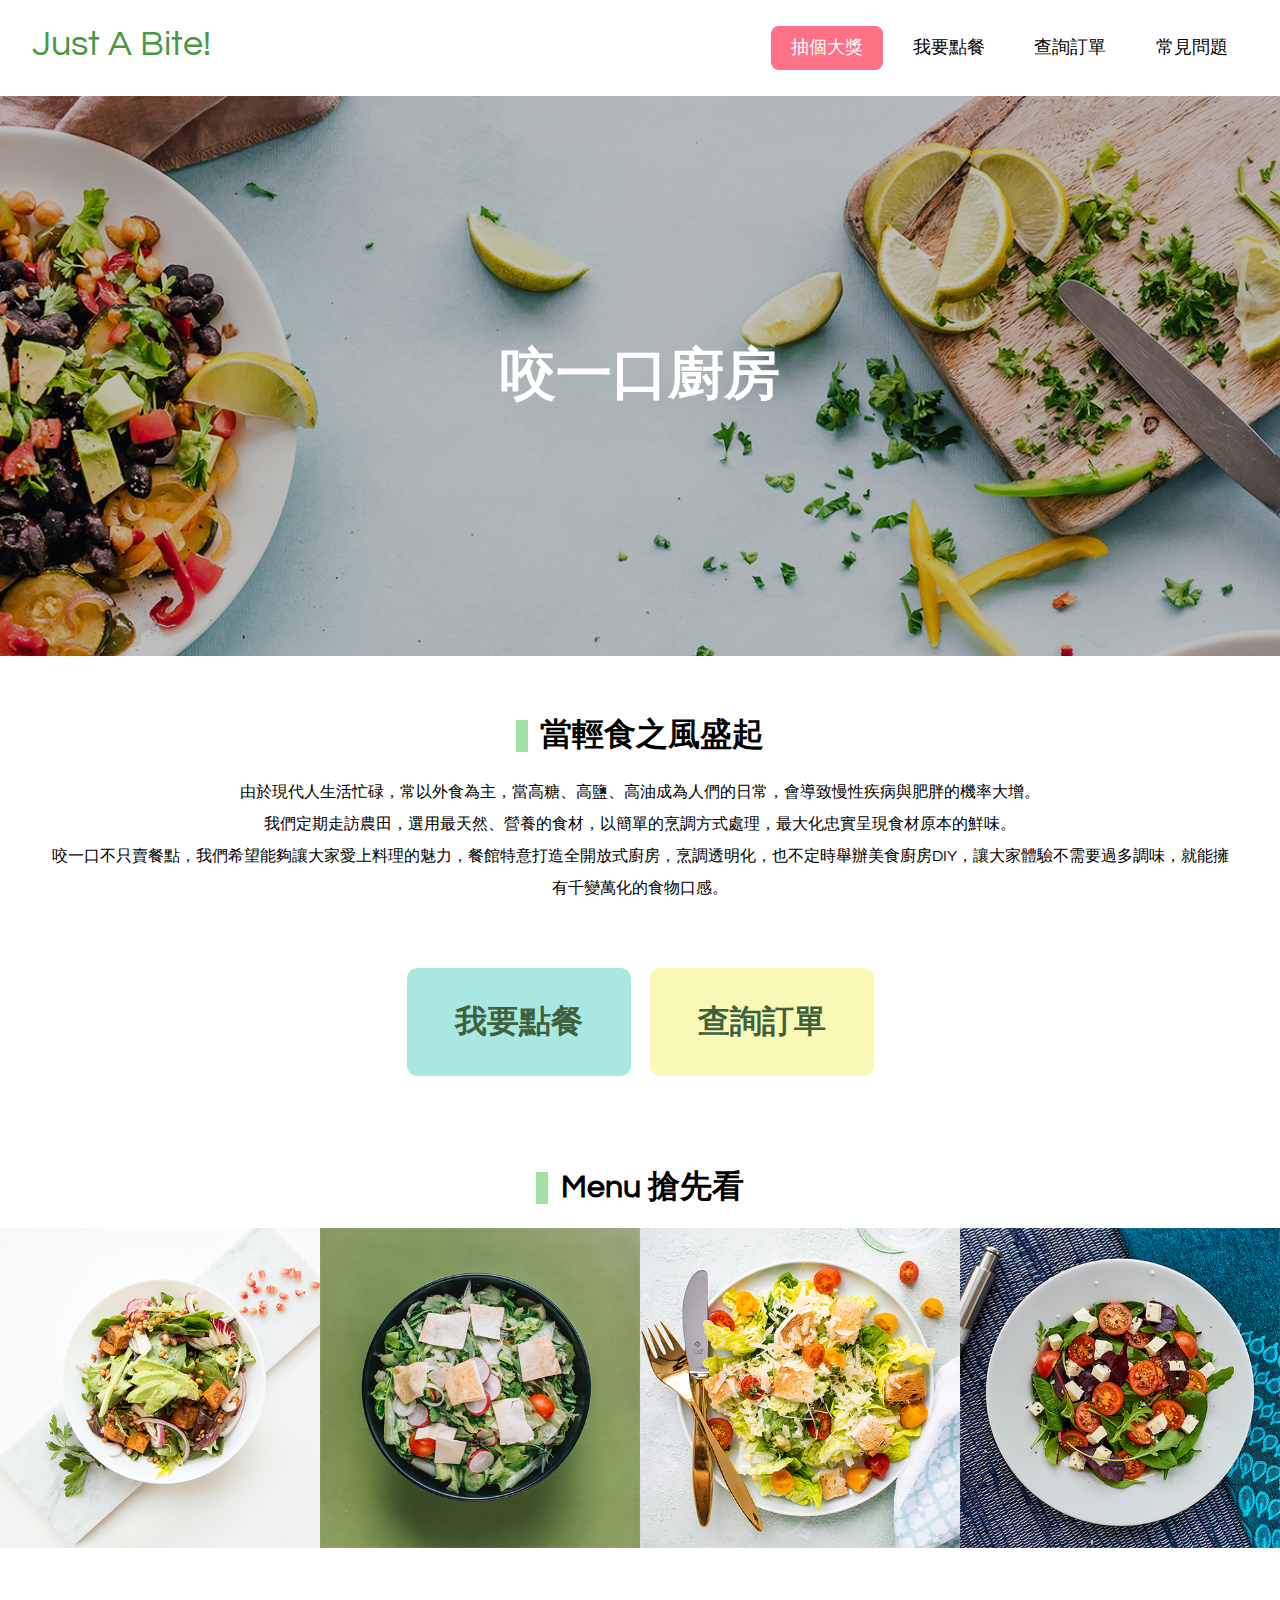
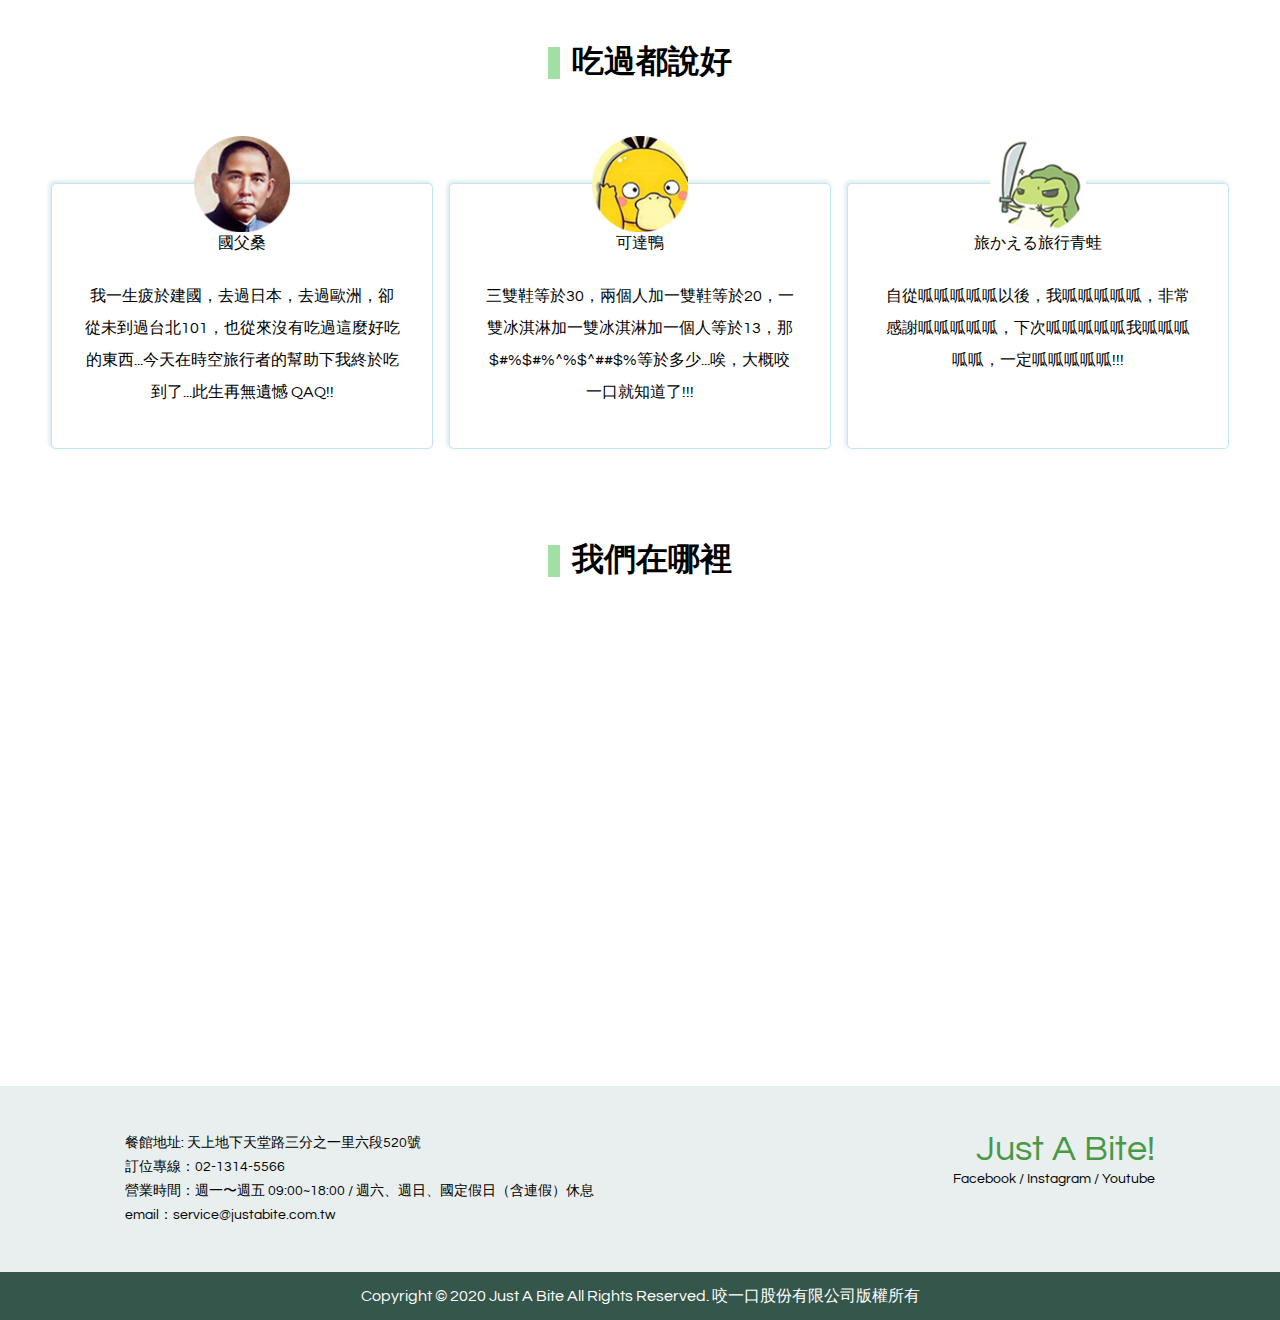
<file: homeworks/week6/hw1/index.html>
<!DOCTYPE html>
<html>
<head>
  <meta charset="UTF-8">
  <meta name="viewport" content="width=device-width, initial-scale=1.0">
  <title>Just A Bite!餐廳官網</title>
  <link rel="stylesheet" href="css/reset.css">
  <link rel="stylesheet" href="css/style.css">
  <link href="https://fonts.googleapis.com/css2?family=Questrial&display=swap" rel="stylesheet">
</head>
<body>
  <nav>
    <div class="logo"> Just A Bite! </div>
      <div class="nav__menu">
        <li>
          <ul><a href="#">抽個大獎</a></ul>
          <ul><a href="#"></a>我要點餐</a></ul>
          <ul><a href="#"></a>查詢訂單</a></ul>
          <ul><a href="#"></a>常見問題</a></ul>
        </li>
      </div>
  </nav>

  <!--banner-->
  <section class="banner">
    <h1>咬一口廚房</h1>
  </section>

  <!--option-->
  <div class="container">
    <section class="option section__title">
      <div class="wraper">
        <h2>當輕食之風盛起</h2>
        <p>
        由於現代人生活忙碌，常以外食為主，當高糖、高鹽、高油成為人們的日常，會導致慢性疾病與肥胖的機率大增。<br>
        我們定期走訪農田，選用最天然、營養的食材，以簡單的烹調方式處理，最大化忠實呈現食材原本的鮮味。<br>
        咬一口不只賣餐點，我們希望能夠讓大家愛上料理的魅力，餐館特意打造全開放式廚房，烹調透明化，也不定時舉辦美食廚房DIY，讓大家體驗不需要過多調味，就能擁有千變萬化的食物口感。
        </p>
      </div>
      <button class="button__order">我要點餐</button>
      <button class="button__orderlist">查詢訂單</button>
    </section>
  </div>

    <!--menu-->
  <div class="container">
    <section class="menu section__title">
      <h2>Menu 搶先看</h2>
      <div class="menu__img">
        <div><img src="img/f-001.png" alt=""></div>
        <div><img src="img/f-002.png" alt=""></div>
        <div><img src="img/f-003.png" alt=""></div>
        <div><img src="img/f-004.png" alt=""></div>
      </div>
    </section>
  </div>

    <!--review-->
  <div class="container">
    <section class="review section__title">
      <h2>吃過都說好</h2>
      <div class="wraper">
        <div class="post__area">
          <div class="post">
            <div class="avatar">
              <img src="img/p-1.png" alt="">
              <p class="name">國父桑</p>
            </div>
            <div class="post__content">
              我一生疲於建國，去過日本，去過歐洲，卻從未到過台北101，也從來沒有吃過這麼好吃的東西...今天在時空旅行者的幫助下我終於吃到了...此生再無遺憾 QAQ!!
            </div>
          </div>
          <div class="post">
            <div class="avatar">
              <img src="img/p-2.png" alt="">
              <p class="name">可達鴨</p>
            </div>
            <div class="post__content">
              三雙鞋等於30，兩個人加一雙鞋等於20，一雙冰淇淋加一雙冰淇淋加一個人等於13，那$#%$#%^%$^##$%等於多少...唉，大概咬一口就知道了!!!
            </div>
          </div>
          <div class="post">
            <div class="avatar">
              <img src="img/p-3.png" alt="">
              <p class="name">旅かえる旅行青蛙</p>
            </div>
            <div class="post__content">
              自從呱呱呱呱呱以後，我呱呱呱呱呱，非常感謝呱呱呱呱呱，下次呱呱呱呱呱我呱呱呱呱呱，一定呱呱呱呱呱!!!
            </div>
          </div>
        </div>
      </div>
    </section>
  </div>

    <!--map-->
  <div class="container">
    <section class="location section__title">
      <div class="wraper">
        <h2>我們在哪裡</h2>
        <div class="map">
          <iframe src="https://www.google.com/maps/embed?pb=!1m18!1m12!1m3!1d3615.0027469619204!2d121.56235021566538!3d25.033980844444805!2m3!1f0!2f0!3f0!3m2!1i1024!2i768!4f13.1!3m3!1m2!1s0x3442abb6da9c9e1f%3A0x1206bcf082fd10a6!2sNo.%207%2C%20Section%205%2C%20Xinyi%20Rd%2C%20Xinyi%20District%2C%20Taipei%20City%2C%20110!5e0!3m2!1sen!2stw!4v1595680685699!5m2!1sen!2stw" width="100%" height="450" frameborder="0" style="border:0;" allowfullscreen="" aria-hidden="false" tabindex="0"></iframe>
        </div>
      </div>
    </section>
  </div>

  <footer>
    <div class="information">
      <div class="wraper">
        <p>
        餐館地址: 天上地下天堂路三分之一里六段520號<br>
        訂位專線：02-1314-5566<br>
        營業時間：週一〜週五 09:00~18:00 / 週六、週日、國定假日（含連假）休息<br>
        email：service@justabite.com.tw<br>
        </p>
        <div class="brand__info">
          <div class="logo">Just A Bite!</div>
          <p>Facebook / Instagram / Youtube</p>
        </div>
      </div>
    </div>
    <div class="copyright">
      Copyright © 2020 Just A Bite All Rights Reserved. 咬一口股份有限公司版權所有
    </div>
  </footer>

</body>
</html>
</file>
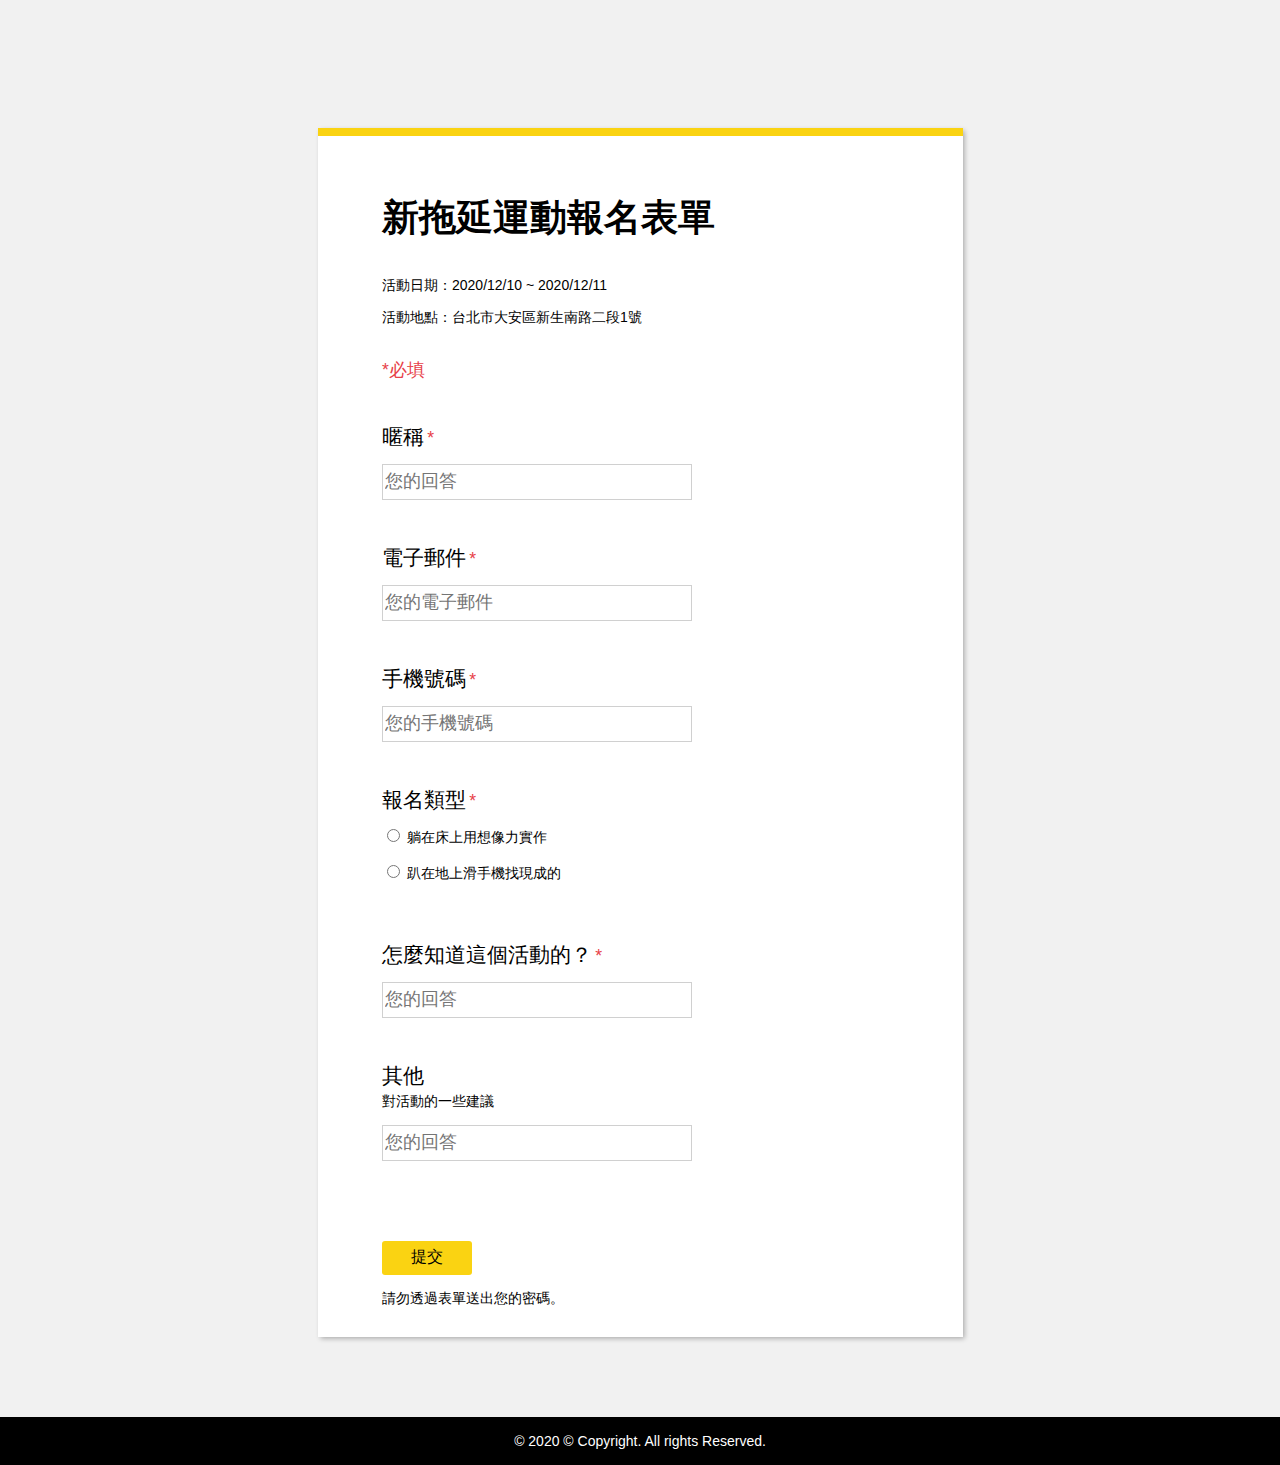
<file: homeworks/week6/hw2/index.html>
<!DOCTYPE html>
<html>
<head>
    <meta charset="UTF-8">
    <meta name="viewport" content="width=device-width, initial-scale=1.0">
    <title>新拖延運動報名表</title>
    <link rel="stylesheet" href="css/reset.css">
    <link rel="stylesheet" href="css/style.css">
</head>
<body>
  <div class="web__background">
    <div class="google__form">
      <header>
          <div class="container">
            <h1>新拖延運動報名表單</h1>
            <div class="information">
              <p class="info__detail">
                活動日期：2020/12/10 ~ 2020/12/11<br>
                活動地點：台北市大安區新生南路二段1號<br>
              </p>
              <p class="attention">*必填</p>
            </div>
          </div>
      </header>
    
      <div class="container">
        <form action="" id="lazy__form">
          <div class="nickname">
            <label for="nickname" class="required">暱稱</label>
            <input type="text" id="nickname" placeholder="您的回答">
          </div>

          <div class="email">
            <label for="email__address" class="required">電子郵件</label>
            <input type="email" id="email__address" placeholder="您的電子郵件">
          </div>

          <div class="phone">
            <label for="phone__number" class="required">手機號碼</label>
            <input type="text" id="phone__number" placeholder="您的手機號碼">
          </div>
    
          <fieldset class="application__type">
            <legend class="required"> 報名類型</legend>
            <p>
              <input type="radio" name="type" id="think" value="think">
              <label for="think">躺在床上用想像力實作</label>
            </p>
            <p>
              <input type="radio" name="type" id="phone" value="phone">
              <label for="phone"> 趴在地上滑手機找現成的</label>
            </p>
          </fieldset>

          <div class="channel">
            <label for="news__channel" class="required">怎麼知道這個活動的？</label>
            <input type="text" id="news__channel" placeholder="您的回答">
          </div>

          <div class="other">
            <label for="other">其他</label>
            <p>對活動的一些建議</p>
            <input type="text" id="other" placeholder="您的回答">
          </div>
        </form>

        <div class="form__bottom">
          <button type="submit" form="lazy__form" value="Submit">提交</button>
          <div class="reminder">
            請勿透過表單送出您的密碼。
          </div>
        </div>
      </div>
    </div>
  </div>

  <footer>
    <p>© 2020 © Copyright. All rights Reserved.</p>
  </footer>
    
</body>
</html>
</file>
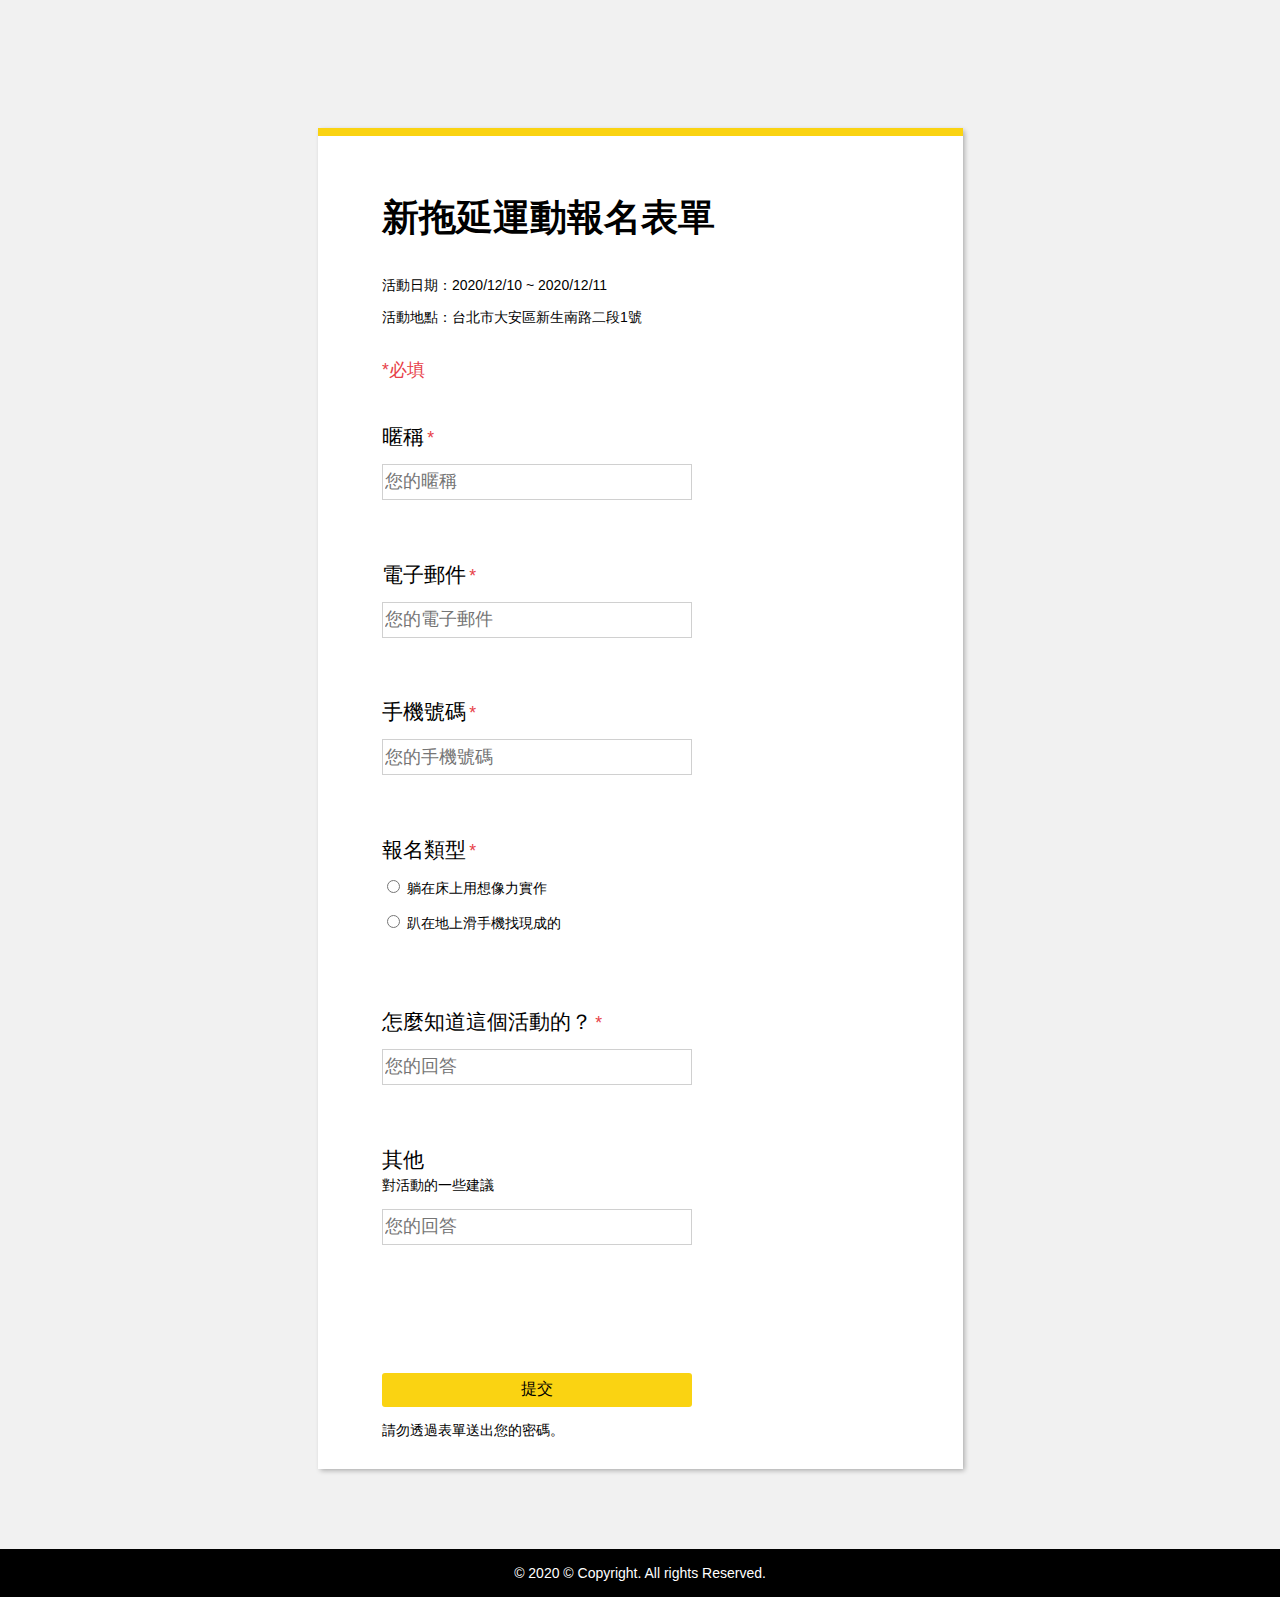
<file: homeworks/week7/hw1/index.html>
<!DOCTYPE html>
<html>
<head>
    <meta charset="UTF-8">
    <meta name="viewport" content="width=device-width, initial-scale=1.0">
    <title>新拖延運動報名表</title>
    <link rel="stylesheet" href="css/reset.css">
    <link rel="stylesheet" href="css/style.css">
    <script src="style.js"></script>
</head>
<body>
  <div class="web__background">
    <div class="google__form">
      <header>
          <div class="container">
            <h1>新拖延運動報名表單</h1>
            <div class="information">
              <p class="info__detail">
                活動日期：2020/12/10 ~ 2020/12/11<br>
                活動地點：台北市大安區新生南路二段1號<br>
              </p>
              <p class="attention">*必填</p>
            </div>
          </div>
      </header>
    
      <div class="container">
        <form action="" id="lazy__form" method="GET" action="">
          <div class="nickname required hide__error">
            <label for="nickname" class="title">暱稱</label>
            <input name="nickname" type="text" id="nickname" placeholder="您的暱稱">
            <div class="error_message">請輸入暱稱</div>
          </div>

          <div class="email required hide__error">
            <label for="email__address" class="title">電子郵件</label>
            <input name="email" type="email" id="email__address" placeholder="您的電子郵件">
            <div class="error_message">請輸入電子郵件</div>
          </div>

          <div class="phone required hide__error">
            <label for="phone__number" class="title">手機號碼</label>
            <input name="phone" type="text" id="phone__number" placeholder="您的手機號碼">
            <div class="error_message">請輸入手機號</div>
          </div>
    
          <fieldset class="application__type required hide__error">
            <legend class="title"> 報名類型</legend>
            <p>
              <input type="radio" name="type" id="think" value="think">
              <label for="think">躺在床上用想像力實作</label>
            </p>
            <p>
              <input type="radio" name="type" id="phone" value="phone">
              <label for="phone"> 趴在地上滑手機找現成的</label>
            </p>
            <div class="error_message">請選擇報名類型</div>
          </fieldset>

          <div class="channel required hide__error">
            <label for="news__channel" class="title">怎麼知道這個活動的？</label>
            <input name="channel" type="text" id="news__channel" placeholder="您的回答">
            <div class="error_message">請輸入您的回答</div>
          </div>

          <div class="other">
            <label for="other">其他</label>
            <p>對活動的一些建議</p>
            <input name="suggestion" type="text" id="other" placeholder="您的回答">
          </div>

          <div class="form__bottom">
            <button type="submit" form="lazy__form" value="Submit">提交</button>
            <div class="reminder">
              請勿透過表單送出您的密碼。
            </div>
          </div>
        </form>

      </div>
    </div>
  </div>

  <footer>
    <p>© 2020 © Copyright. All rights Reserved.</p>
  </footer>

</body>
</html>
</file>
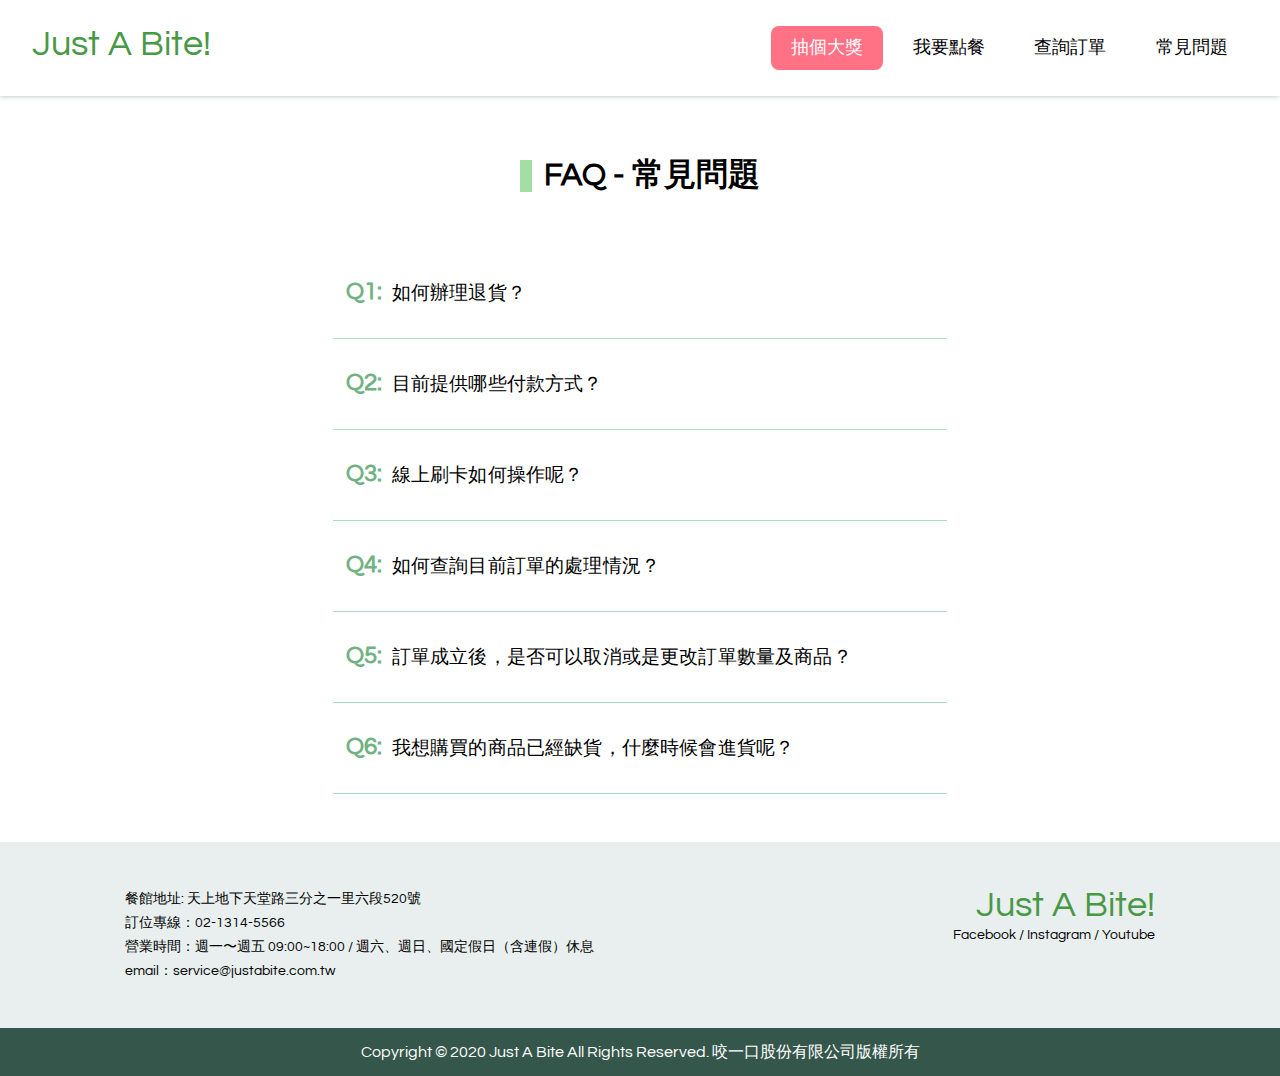
<file: homeworks/week7/hw2/index.html>
<!DOCTYPE html>
<html>
<head>
  <meta charset="UTF-8">
  <meta name="viewport" content="width=device-width, initial-scale=1.0">
  <title>Just A Bite!餐廳官網</title>
  <link rel="stylesheet" href="css/reset.css">
  <link rel="stylesheet" href="css/style.css">
  <link href="https://fonts.googleapis.com/css2?family=Questrial&display=swap" rel="stylesheet">
</head>
<body>
  <nav>
    <div class="logo"> Just A Bite! </div>
      <div class="nav__menu">
        <li>
          <ul><a href="#">抽個大獎</a></ul>
          <ul><a href="#"></a>我要點餐</a></ul>
          <ul><a href="#"></a>查詢訂單</a></ul>
          <ul><a href="#"></a>常見問題</a></ul>
        </li>
      </div>
  </nav>


  <!--option-->
  <div class="container">
    <section class="QA section__title">
      <div class="wraper">
        <h2>FAQ - 常見問題</h2>
      </div>
    </section>
    <div class="wraper list">
      <div class="question__card">
        <div class="number">Q1:</div>
        <div class="question">如何辦理退貨？
          <div class="answer hide__answer">線上刷卡的使用方式也超簡單，只要您確認您當次的購物清單與金額都無誤，就可立即到匯款上傳系統，登入個人帳號密碼後，點選"線上刷卡方式"，確認收件住址後，再進行刷卡確認程序即可～</div>
          </div>
      </div>
      <div class="question__card">
        <div class="number">Q2:</div>
        <div class="question">目前提供哪些付款方式？
          <div class="answer hide__answer">目前提供付款方式有五種：<br>
            1. 『超商取貨付款』，提供取貨付款的超商通路包括：7-11、全家、萊爾富、OK<br>
            2. 『信用卡』付款宅配到府（僅限台灣地區發行之VISA、Master Card、JCB信用卡）<br>
            3. 宅配貨到付款（限台灣本島）<br>
            4. LINE Pay（可用LINE Point折抵）<br>
            5. Apple Pay（僅限使用iPhone手機）<br>
            ※ 目前配合的宅配公司為：黑貓宅急便</div>
          </div>
      </div>
      <div class="question__card">
        <div class="number">Q3:</div>
        <div class="question">線上刷卡如何操作呢？
          <div class="answer hide__answer">線上刷卡的使用方式也超簡單，只要您確認您當次的購物清單與金額都無誤，就可立即到匯款上傳系統，登入個人帳號密碼後，點選"線上刷卡方式"，確認收件住址後，再進行刷卡確認程序即可～</div>
          </div>
      </div>
      <div class="question__card">
        <div class="number">Q4:</div>
        <div class="question">如何查詢目前訂單的處理情況？
          <div class="answer hide__answer">請您先「會員登入」後至「訂單查詢」，即可查詢該訂單的處理狀態。</div>
          </div>
      </div>
      <div class="question__card">
        <div class="number">Q5:</div>
        <div class="question">訂單成立後，是否可以取消或是更改訂單數量及商品？
          <div class="answer hide__answer">
            1. 為避免影響商品庫存及避免帳務錯誤，請恕我們無法為您再將訂單『修改』或『加購』或『合併』訂單商品。<br>
            2. 若您已結帳完成訂單而有此需求，建議您可自行點選『取消訂單』。<br>
            <br>
            ※提醒您，如遇訂單狀態已完成出貨無法攔截時，請恕無法協助取消訂單；如有不適合的商品，再請您於七日鑑賞期內辦理退貨服務。</div>
          </div>
      </div>
      <div class="question__card q6">
        <div class="number">Q6:</div>
        <div class="question">我想購買的商品已經缺貨，什麼時候會進貨呢？
          <div class="answer hide__answer">如購物車按鈕顯示「商品售完已絕版」即表示該商品已售完無法再補貨囉！<br>
          如購物車按鈕顯示「貨到通知我」，請點選該按鈕並填寫聯絡資訊(E-mail或手機號碼)，商品到貨後系統會依登記順序及到貨數量陸續發送E-mail或簡訊通知（部份熱賣商品，如到貨數量＜貨到通知數量，則有可能無法收到通知）。</div>
          </div>
      </div>
    </div>
  </div>

  <footer>
    <div class="information">
      <div class="wraper">
        <p>
        餐館地址: 天上地下天堂路三分之一里六段520號<br>
        訂位專線：02-1314-5566<br>
        營業時間：週一〜週五 09:00~18:00 / 週六、週日、國定假日（含連假）休息<br>
        email：service@justabite.com.tw<br>
        </p>
        <div class="brand__info">
          <div class="logo">Just A Bite!</div>
          <p>Facebook / Instagram / Youtube</p>
        </div>
      </div>
    </div>
    <div class="copyright">
      Copyright © 2020 Just A Bite All Rights Reserved. 咬一口股份有限公司版權所有
    </div>
  </footer>
  <script src="style.js"></script>
</body>
</html>
</file>
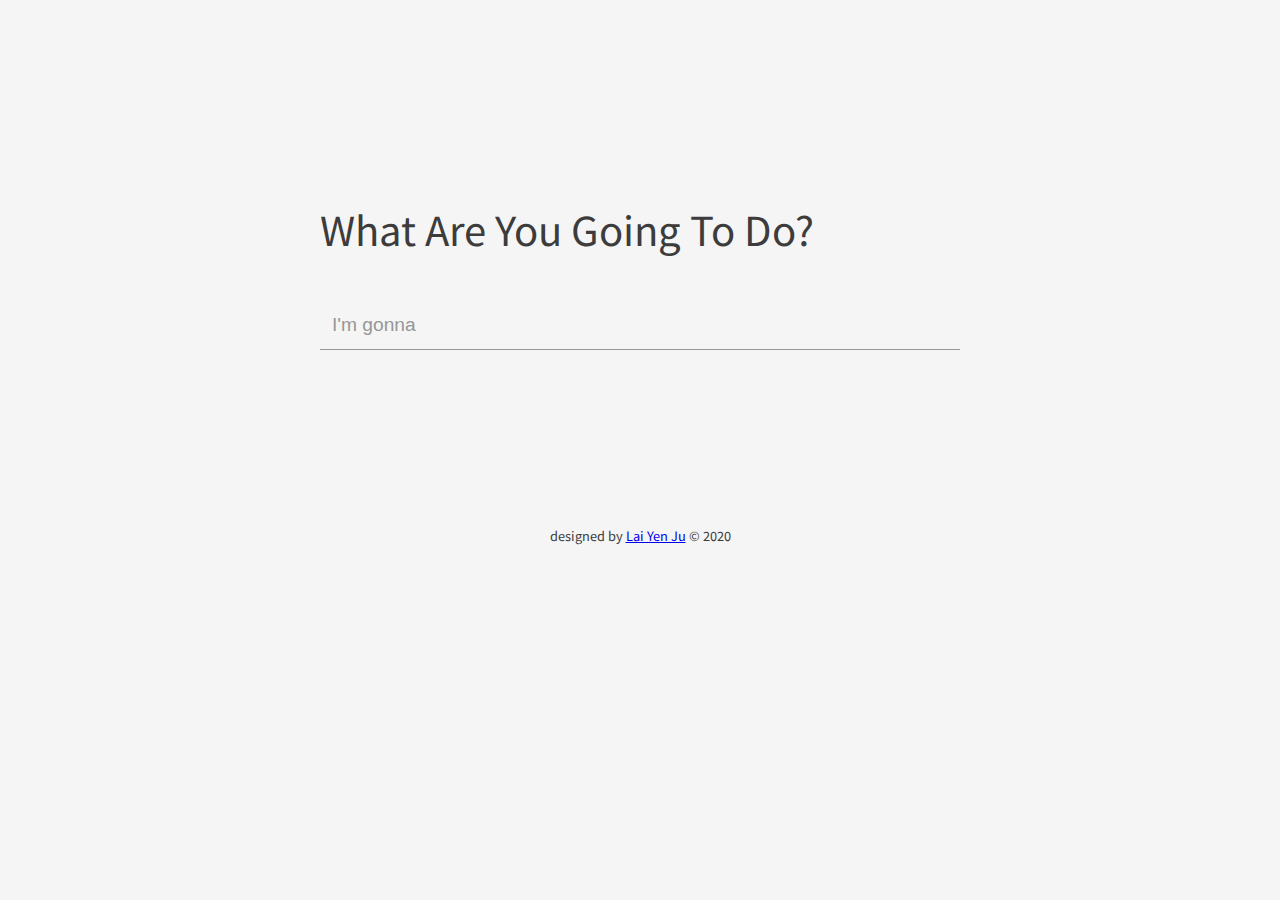
<file: homeworks/week7/hw3/index.html>
<!DOCTYPE html>
<html>
<head>
  <meta charset="UTF-8">
  <meta name="viewport" content="width=device-width, initial-scale=1.0">
  <title>To-Do List</title>
  <link rel="stylesheet" href="css/reset.css">
  <link rel="stylesheet" href="css/style.css">
  <!--引入 Google Material icon-->
  <link href="https://fonts.googleapis.com/icon?family=Material+Icons"
      rel="stylesheet">
  <!--Google Font-->
  <link href="https://fonts.googleapis.com/css2?family=Noto+Sans+TC:wght@300;500&display=swap" rel="stylesheet">
</head>
<body>
  <div class="wrap">
    <div class="input__section">
      <h1 for="input__text" class="title">What Are You Going To Do?</h1>
      <div class="text__area">
        <input type="text" id="input__text" name="text" placeholder="I'm gonna">
      </div>
    </div>
  
    <div class="list__section">
      <!--代辦事項列表-->
    </div>

    <footer>
      <div class="info">designed by <a href="https://github.com/laiyenju">Lai Yen Ju</a> &copy; 2020
      </div>
    </footer>
  </div>
  <script src="style.js"></script>
</body>
</html>
</file>
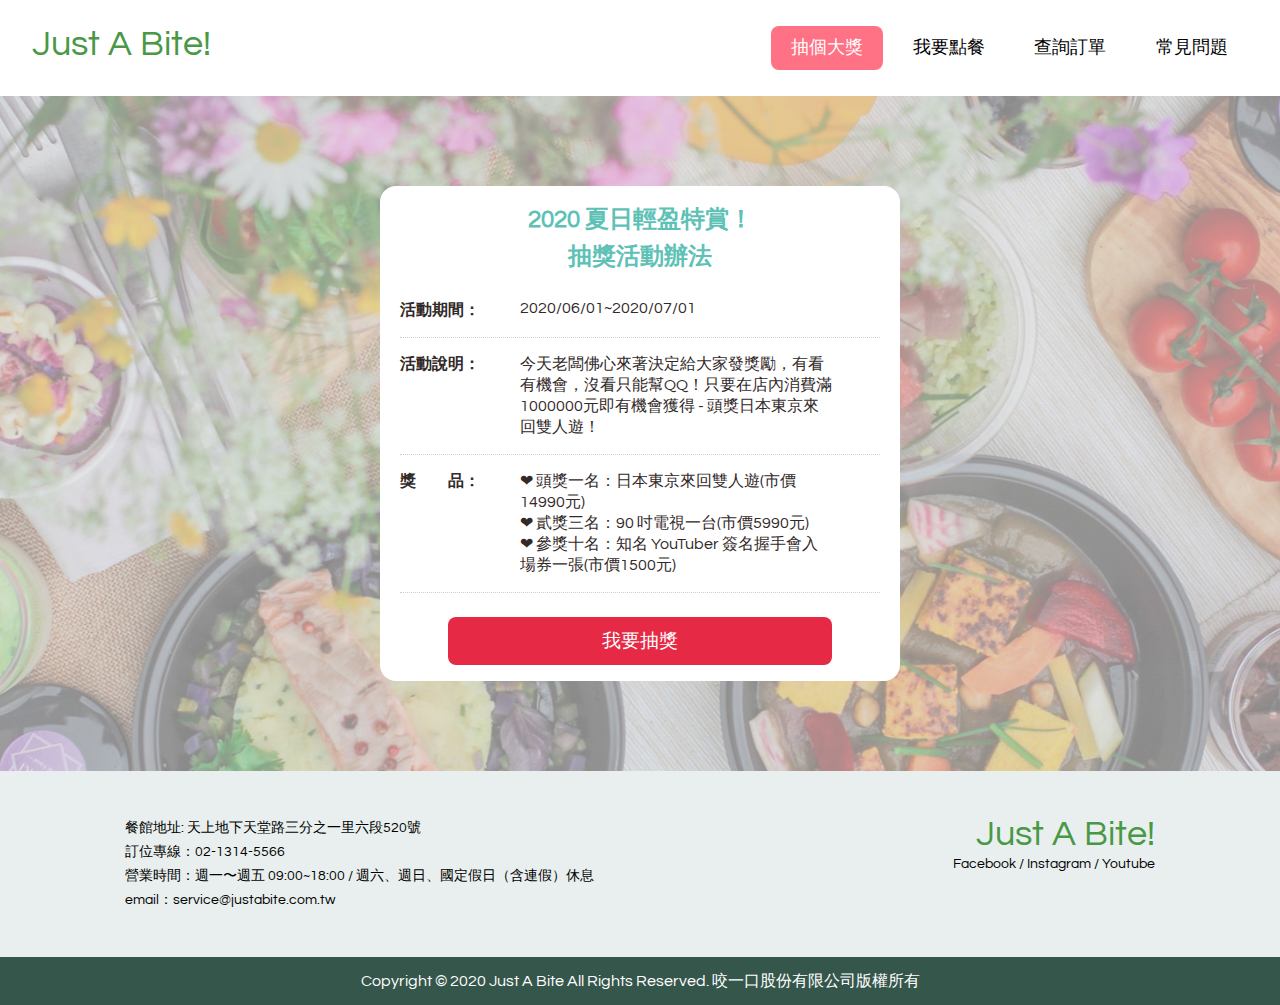
<file: homeworks/week8/hw1/index.html>
<!DOCTYPE html>
<html>
<head>
  <meta charset="UTF-8">
  <meta name="viewport" content="width=device-width, initial-scale=1.0">
  <title>Just A Bite!</title>
  <link rel="stylesheet" href="css/reset.css">
  <link rel="stylesheet" href="css/style.css">
  <link href="https://fonts.googleapis.com/css2?family=Questrial&display=swap" rel="stylesheet">
</head>
<body>
  <nav>
    <div class="logo"> Just A Bite! </div>
      <div class="nav__menu">
        <li>
          <ul><a href="#">抽個大獎</a></ul>
          <ul><a href="#"></a>我要點餐</a></ul>
          <ul><a href="#"></a>查詢訂單</a></ul>
          <ul><a href="#"></a>常見問題</a></ul>
        </li>
      </div>
  </nav>

  <!--banner-->
  <section class="banner">
    <div class="card">
      <div class="list">
        <div class="title">
          2020 夏日輕盈特賞！<br>
          抽獎活動辦法
        </div>
        <div class="date item">
          <div class="label">活動期間：</div>
          <div class="content">2020/06/01~2020/07/01</div>
        </div>
        <div class="description item">
          <div class="label">活動說明：</div>
          <div class="content">今天老闆佛心來著決定給大家發獎勵，有看有機會，沒看只能幫QQ！只要在店內消費滿1000000元即有機會獲得 - 頭獎日本東京來回雙人遊！
          </div>
        </div>
        <div class="prize item">
          <div class="label">獎  品：</div>
          <div class="content">
            ❤ 頭獎一名：日本東京來回雙人遊(市價14990元)<br>
            ❤ 貳獎三名：90 吋電視一台(市價5990元)<br>
            ❤ 參獎十名：知名 YouTuber 簽名握手會入場券一張(市價1500元)
          </div>
        </div>
        <button class="origin__button"> 我要抽獎 </button>
      </div>
    </div>
    <!--要取代原頁面資訊的抽獎結果-->
    <div class="result hide">
      <div class="title">抽獎結果</div>
      <!--讓抽獎結果頁的按鈕，點下後重新整理頁面的功能-->
      <button class="result__button" onclick="javascript:window.location.reload()"> 再抽一次 </button>
    </div>
  </section>

  <footer>
    <div class="information">
      <div class="wraper">
        <p>
        餐館地址: 天上地下天堂路三分之一里六段520號<br>
        訂位專線：02-1314-5566<br>
        營業時間：週一〜週五 09:00~18:00 / 週六、週日、國定假日（含連假）休息<br>
        email：service@justabite.com.tw<br>
        </p>
        <div class="brand__info">
          <div class="logo">Just A Bite!</div>
          <p>Facebook / Instagram / Youtube</p>
        </div>
      </div>
    </div>
    <div class="copyright">
      Copyright © 2020 Just A Bite All Rights Reserved. 咬一口股份有限公司版權所有
    </div>
  </footer>

  <script src="style.js"></script>
</body>
</html>
</file>
<file: examples/week10/restaurant-demo/style.css>
* {
  box-sizing: border-box;
}

h2 {
  margin: 0;
}

.navbar {
  box-shadow: -1.4px -1.4px 6px 0 #97a2a0;
}
.navbar .wrapper {
  display: flex;
  justify-content: space-between;
  align-items: center;
  height: 84px;
  background: white;
  padding: 0px 20px;
}

.navbar__site-name a {
  color: #489846;
  font-size: 36px;
  text-decoration: none;
}

.navbar__list {
  list-style: none;
  margin: 0;
  padding: 0;
  display: flex;
  font-size: 18px;
}

.navbar__list li {
  margin-left: 12px;
  border-radius: 8px;
  transition: background 0.1s;
}

.navbar__list li.active, .navbar__list li:hover {
  background: #ff7286;
}

.navbar__list li.active a,
.navbar__list li:hover a {
  color: white;
}

.navbar__list li a {
  display: block;
  text-decoration: none;
  color: black;
  padding: 12px 24px;
}

.wrapper {
  max-width: 1280px;
  margin: 0 auto;
  padding: 0px 12px;
}

.main-wrapper {
  min-height: calc(100vh - 300px);
}

.banner {
  position: relative;
  height: 450px;
  background: url(images/bg.jpg) center/cover no-repeat;
}

.banner:after {
  content: "";
  position: absolute;
  background: rgba(0, 0, 0, 0.4);
  top: 0;
  left: 0;
  right: 0;
  bottom: 0;
}

.banner h1 {
  display: inline-block;
  position: relative;
  margin: 0;
  color: white;
  z-index: 2;
  top: 50%;
  left: 50%;
  transform: translate(-50%, -50%);
  font-size: 60px;
  font-weight: bold;
}

.section {
  text-align: center;
  margin-top: 80px;
  margin-bottom: 40px;
}

.section__title {
  display: inline-block;
  font-size: 36px;
  border-left: solid 15px #a3dea2;
  padding-left: 16px;
  margin-bottom: 36px;
}

.section__desc {
  font-size: 16px;
  line-height: 2em;
  margin: 0px 0px 68px 0px;
}

.button {
  padding: 60px 80px;
  font-size: 36px;
  color: #3e613d;
  display: inline-block;
  border-radius: 10px;
  cursor: pointer;
  transition: transform 0.1s;
}

.button:hover {
  transform: scale(1.1);
}

.btn-order {
  background: #a8e8e1;
}

.btn-query {
  margin-left: 23px;
  background: #f9f9b5;
}

.section__images {
  display: flex;
}

.section__images div {
  width: 25%;
}

.section__images img {
  width: 100%;
}

.footer__bottom {
  background: #35564b;
  padding: 12px;
  text-align: center;
  color: white;
  font-size: 16px;
}

.footer__top {
  background: #e8efee;
  padding: 32px;
  color: #484848;
}

.footer__top .wrapper {
  display: flex;
  justify-content: space-between;
}

.footer__info {
  margin-right: 16px;
}

.footer__info div + div {
  margin-top: 10px;
}

.footer__site {
  font-size: 36px;
  color: #489846;
}

.section__comments {
  display: flex;
  margin-top: 72px;
}

.comment {
  border-radius: 5px;
  box-shadow: -1.4px -1.4px 4px 0 #d8eaef;
  border: solid 1px #c7e5ec;
  height: 220px;
  padding: 16px;
  position: relative;
}

.comment + .comment {
  margin-left: 16px;
}

.comment__avatar {
  width: 105px;
  height: 105px;
  border-radius: 50%;
  overflow: hidden;
}

.comment__avatar img {
  width: 100%;
  height: 100%;
}

.comment__author {
  display: inline-block;
  position: absolute;
  top: 18px;
  left: 50%;
  transform: translate(-50%, -50%);
}

.comment__author p {
  margin-top: 5px;
  line-height: 18px;
}

.comment__content {
  position: relative;
  top: 40%;
  line-height: 1.5em;
}

.faq-block {
  margin: 0 auto;
  max-width: 768px;
}

.faq-item {
  display: flex;
  text-align: left;
  padding-bottom: 24px;
  border-bottom: solid 1px #a6e2c0;
  overflow: hidden;
  cursor: pointer;
}

.faq-item:not(:first-child) {
  margin-top: 24px;
}

.faq-item__number {
  color: #70b282;
  font-size: 24px;
  margin-right: 16px;
  line-height: 24px;
}

.faq-item__content h2 {
  font-size: 18px;
  margin: 0;
  font-weight: normal;
  line-height: 24px;
}

.faq-item__content p {
  font-size: 16px;
}

.faq-item--hide {
  height: 15px;
}

.hide {
  display: none;
}

.section-lottery {
  position: relative;
  height: 600px;
  background: url(images/bg.jpg) center/cover no-repeat;
}

.section-lottery.first-prize {
  background-image: url(images/first.jpg);
}

.section-lottery.second-prize {
  background-image: url(images/tv.jpg);
}

.section-lottery.third-prize {
  background-image: url(images/yt.jpg);
}

.section-lottery.none-prize {
  background: black;
  color: white;
}

.section-lottery:after {
  content: "";
  position: absolute;
  background: rgba(0, 0, 0, 0.4);
  top: 0;
  left: 0;
  right: 0;
  bottom: 0;
}

.lottery-result {
  position: relative;
  color: white;
  max-width: 800px;
  z-index: 2;
  top: 50%;
  left: 50%;
  transform: translate(-50%, -50%);
  text-align: center;
}

.lottery-result__title {
  margin-bottom: 48px;
  font-size: 36px;
}

.lottery-result__btn {
  color: white;
  max-width: 330px;
  text-align: center;
  background: #e62a45;
  padding: 16px 0px;
  border-radius: 8px;
  cursor: pointer;
  margin: 0 auto;
}

.lottery-info {
  max-width: 500px;
  background: white;
  position: relative;
  margin: 0;
  color: white;
  z-index: 2;
  top: 50%;
  left: 50%;
  transform: translate(-50%, -50%);
}

.lottery-info {
  text-align: center;
  padding: 40px 40px 24px 20px;
  border-radius: 16px;
  color: #322929;
}

.lottery-info__title {
  font-size: 24px;
  font-weight: bold;
  color: #5ec1b6;
  margin-bottom: 24px;
}

.lottery-info__detail {
  display: flex;
  align-items: flex-start;
  border-bottom: 1px solid rgba(0,0,0,0.2);
  padding-bottom: 12px;
  margin-bottom: 24px;
  font-size: 16px;
}

.lottery-info__detail-title {
  font-weight: bold;
  font-size: 18px;
  width: 90px;
}

.lottery-info__detail-content {
  margin-left: 12px;
  flex: 1;
  text-align: left;
  line-height: 1.5em;
}

.lottery-info__btn {
  color: white;
  width: 80%;
  text-align: center;
  background: #e62a45;
  padding: 16px 0px;
  border-radius: 8px;
  cursor: pointer;
  margin: 0 auto;
}

@media(max-width: 768px) {
  .navbar .wrapper {
    height: 120px;
    flex-direction: column;
    justify-content: space-between;
    padding: 0px;
  }

  .navbar__site-name {
    margin-top: 10px;
  }

  .navbar__list {
    display: flex;
    width: 100%;
  }

  .navbar__list li {
    flex: 1;
    margin-left: 0;
    border-radius: 0;
    text-align: center;
  }

  .btn-query {
    margin-left: 0;
    margin-top: 16px;
  }

  .section__images {
    flex-direction: column;

  }

  .section__images div {
    width: 100%;
  }

  .footer__top .wrapper {
    flex-direction: column-reverse;
  }

  .footer__info {
    margin-right: 0;
    margin-top: 16px;
  }

  .section__comments {
    flex-direction: column;
  }

  .comment + .comment {
    margin-left: 0;
    margin-top: 82px;
  }

  .lottery-info {
    transform: none;
    top: 0;
    left: 0;
    border-radius: 0;
  }
}
</file>
<file: homeworks/week6/hw1/css/style.css>
/* 
root font-size = 16px 

*/

.wraper {
  width: 92%;
  margin: 0 auto;
}

body {
  font-family: 'Questrial', 'Microsoft JhengHei';
}

nav {
  display: flex;
  justify-content: space-between;
  padding: 26px 2rem;
  font-size: 2.25rem;
  box-shadow: -1.4px -1.4px 6px 0 #97a2a0;
}

.logo {
  font-size: 36px;
  color: #489846;
  font-family: 'Questrial', sans-serif;
}

nav li {
  list-style: none;
  display: flex;
  box-sizing: border-box;
  justify-items: row;
  align-items: center;
}

a {
  text-decoration: none;
}

nav li ul {
  display: inline-block;
  padding: 13px 20px;
  margin-left: 0.6rem;
  font-size: 1.125rem;
}

nav li :first-child {
  color: #fefefe;
  background-color: #ff7286;
  border-radius: 8px;
}

nav li :hover {
  color: #fefefe;
  background-color: #ff7286;
  border-radius: 8px;
  cursor: pointer;
}

@media screen and (max-width: 768px) {
  nav {
    flex-direction: column;
  }

  nav li {
    margin-top: 2rem;
    justify-content: space-between;
  }
}

/*banner*/
.banner {
  width: 100%;
  height: 35rem;
  background: border-box url("../img/2.jpg") center/cover no-repeat;
  display: flex;
  align-items: center;
  justify-content: center;
  position: relative;
}

.banner h1 {
  font-size: 3.5rem;
  font-weight: bold;
  color: white;
  text-align: center;
  z-index: 2;
}

.banner::after {
  /* banner mask */
  content: '';
  position: absolute;
  background: #000000;
  opacity: 0.25;
  top: 0;
  bottom: 0;
  left: 0;
  right: 0;
}

/*option*/
.section__title {
  padding-top: 4rem;
  padding-bottom: 2rem;
  text-align: center;
}
.section__title h2 {
  font-size: 2rem;
  font-weight: bold;
  color: #000000;
  border-left: solid #a3dea2 0.8rem;
  margin-bottom: 1.5rem;
  padding-left: 0.8rem;
  display: inline-block;
}

.option p {
  text-align: center;
  line-height: 2rem;
  margin-bottom: 4rem;
}

.option button {
  border: none;
  outline: none;
  font-size: 2rem;
  font-weight: bold;
  color: #3e613d;
  border-radius: 10px;
  padding: 2rem 3rem;
  cursor: pointer;
}

.button__order {
  background-color: #a8e8e1;
}

.button__orderlist {
  background-color: #f9f9b5;
  margin-left: 1rem;
}

@media screen and (max-width: 768px) {
  .option button {
    display: flex;
    flex-direction: column;
    justify-content: center;
    align-items: center;
    margin: auto;
    margin-top: 1rem;
  }
}

/*menu*/
.menu__img {
  display: flex;
  flex-direction: row;
}

.menu__img div {
  width: 25%;
}

.menu__img img {
  width: 100%;
}

@media screen and (max-width: 768px) {
  .menu__img div {
    width: 100%;
  }
  .menu__img {
    flex-direction: column;
    width: 100%;
  }
}

/*review*/
.post img {
  height: 6rem;
}

.post {
  border: solid 1px #c7e5ec;
  border-radius: 5px;
  box-shadow: -1.4px -1.4px 4px 0 #d8eaef;
  background-color: white;
  position: relative;
  display: flex;
  flex-direction: column;
  align-items: center;
  width: 33%;
}

.post ~ .post {
  margin-left: 1rem;
}

.post__area {
  display: flex;
  justify-content: space-between;
  margin-top: 5rem;
}

.post__content {
  font-size: 1rem;
  padding: 2.5rem 2rem;
  line-height: 2rem;
  padding-top: 6rem;
}

.avatar {
  position: absolute;
  top: -3rem;
}

@media screen and (max-width: 768px) {
  .post {
    width: 100%;
  }
  .post__area {
    flex-direction: column;
    align-items: center;
  }

  .post:not(:first-child){
    margin-top: 4rem;
    margin-left: 0;
  }
}

/*map*/

/*footer*/
.information {
  background-color: #e8efee;
  padding: 2.8rem 5rem;
}

.information p {
  line-height: 1.5rem;
  font-size: 0.87rem;
}

footer .wraper {
  display: flex;
  flex-direction: row;
  justify-content: space-between;
}

.brand__info {
  text-align: right;
}

.copyright {
  background-color: #35564b;
  color: white;
  padding: 1rem 2rem;
  font-size: 1rem;
  text-align: center;
}

@media screen and (max-width: 768px) {
  footer .wraper {
    display: flex;
    flex-direction: column-reverse;
    justify-content: center;
  }
  
  .brand__info {
    margin-bottom: 1rem;
    text-align: center;
  }
  .copyright {
    line-height: normal;
  }
}
</file>
<file: homeworks/week6/hw2/css/style.css>
body {
  font-family: 'Microsoft JhengHei', arial, sans-serif;
  font-size: 14px;
}

.web__background {
  padding-top: 8rem;
  padding-bottom: 5rem;
  background-color: rgb(241, 241, 241);
  display: flex;
  align-items: center;
  justify-content: center;
}

.google__form {
  background-color: white;
  width: 645px;
  margin: 0 auto;
  box-shadow: 1.8px 2.4px 5px 0 rgba(0, 0, 0, 0.3);
}

header {
  background-color: white;
  border-top: solid #fad312 0.5rem;
  vertical-align: bottom;
}

.container {
  width: 80%;
  margin: 0 auto;
}

section {
  background-color: white;
}

h1 {
  font-size: 2.3rem;
  font-weight: bold;
  padding-top: 4rem;
}

.information{
  padding-top: 2rem;
}

.info__detail {
  line-height: 2rem;
}

.attention {
  font-size: 1.1rem;
  color: #e74149;
  padding-top: 1.8rem;
}

.required::after {
  content: "*";
  font-size: 1.1rem;
  color: #e74149;
  margin-left: 0.2rem;
}

form > div {
  display: flex;
  flex-direction: column;
  width: 60%;
  margin-top: 3rem;
}

form > div > label {
  font-size: 1.3rem;
}

form > div > input {
  border: solid 1px #d0d0d0;
  margin-top: 1rem;
  font-size: 1.1rem;
  height: 2rem;
}

fieldset {
  margin-top: 3rem;
}

legend {
  font-size: 1.3rem;
  margin-bottom: 1rem;
}

fieldset > p {
  height: 2.2rem;
}

.other p {
  font-size: 0.9rem;
  padding-top: 0.5rem;
}

.form__bottom {
  padding-top: 5rem;
  padding-bottom: 2rem;
}

button {
  border-radius: 3px;
  background-color: #fad312;
  border: none;
  font-size: 1rem;
  padding: 0.4rem 1.8rem;
  cursor: pointer;
  outline: none;
  margin-bottom: 1rem;
}

footer {
  background-color: black;
  height: 3rem;
  color: white;
  display: flex;
  align-items: center;
  justify-content: center;
}
</file>
<file: homeworks/week7/hw1/css/style.css>
body {
    font-family: 'Microsoft JhengHei', arial, sans-serif;
    font-size: 14px;
  }
  
  .web__background {
    padding-top: 8rem;
    padding-bottom: 5rem;
    background-color: rgb(241, 241, 241);
    display: flex;
    align-items: center;
    justify-content: center;
  }
  
  .google__form {
    background-color: white;
    width: 645px;
    margin: 0 auto;
    box-shadow: 1.8px 2.4px 5px 0 rgba(0, 0, 0, 0.3);
  }
  
  header {
    background-color: white;
    border-top: solid #fad312 0.5rem;
    vertical-align: bottom;
  }
  
  .container {
    width: 80%;
    margin: 0 auto;
  }
  
  section {
    background-color: white;
  }
  
  h1 {
    font-size: 2.3rem;
    font-weight: bold;
    padding-top: 4rem;
  }
  
  .information{
    padding-top: 2rem;
  }
  
  .info__detail {
    line-height: 2rem;
  }
  
  .attention {
    font-size: 1.1rem;
    color: #e74149;
    padding-top: 1.8rem;
  }

  .required .title::after {
    content: "*";
    font-size: 1.1rem;
    color: #e74149;
    margin-left: 0.2rem;
  }
  
  form > div {
    display: flex;
    flex-direction: column;
    width: 60%;
    margin-top: 3rem;
  }
  
  form > div > label {
    font-size: 1.3rem;
  }
  
  form > div > input {
    border: solid 1px #d0d0d0;
    margin-top: 1rem;
    font-size: 1.1rem;
    height: 2rem;
  }
  
 .application__type {
    margin-top: 3rem;
  }
  
  legend {
    font-size: 1.3rem;
    margin-bottom: 1rem;
  }
  
  fieldset > p {
    height: 2.2rem;
  }
  
  .other p {
    font-size: 0.9rem;
    padding-top: 0.5rem;
  }
  
  .form__bottom {
    padding-top: 5rem;
    padding-bottom: 2rem;
  }

  .error_message {
    margin-top: 0.2em;
    color: #e74149;
  }

  .hide__error .error_message{
    visibility: hidden;
  }
  
  button {
    border-radius: 3px;
    background-color: #fad312;
    border: none;
    font-size: 1rem;
    padding: 0.4rem 1.8rem;
    cursor: pointer;
    outline: none;
    margin-bottom: 1rem;
  }
  
  footer {
    background-color: black;
    height: 3rem;
    color: white;
    display: flex;
    align-items: center;
    justify-content: center;
  }
</file>
<file: homeworks/week7/hw2/css/style.css>
/* 
root font-size = 16px 

*/

.wraper {
    width: 92%;
    margin: 0 auto;
  }
  
body {
  font-family: 'Questrial', 'Microsoft JhengHei';
}
  
nav {
  display: flex;
  justify-content: space-between;
  padding: 26px 2rem;
  font-size: 2.25rem;
  box-shadow: -1.4px -1.4px 6px 0 #97a2a0;
}
  
.logo {
  font-size: 36px;
  color: #489846;
  font-family: 'Questrial', sans-serif;
}
  
nav li {
  list-style: none;
  display: flex;
  box-sizing: border-box;
  justify-items: row;
  align-items: center;
}
  
a {
  text-decoration: none;
}

nav li ul {
  display: inline-block;
  padding: 13px 20px;
  margin-left: 0.6rem;
  font-size: 1.125rem;
}

nav li :first-child {
  color: #fefefe;
  background-color: #ff7286;
  border-radius: 8px;
}

nav li :hover {
  color: #fefefe;
  background-color: #ff7286;
  border-radius: 8px;
  cursor: pointer;
}

@media screen and (max-width: 768px) {
  nav {
    flex-direction: column;
  }

  nav li {
    margin-top: 2rem;
    justify-content: space-between;
  }
}

/*option*/
.section__title {
  padding-top: 4rem;
  padding-bottom: 2rem;
  text-align: center;
}
.section__title h2 {
  font-size: 2rem;
  font-weight: bold;
  color: #000000;
  border-left: solid #a3dea2 0.8rem;
  margin-bottom: 1.5rem;
  padding-left: 0.8rem;
  display: inline-block;
}

.QA p {
  text-align: center;
  line-height: 2rem;
  margin-bottom: 4rem;
}

.question__card {
  width: 50%;
  margin: 0 auto;
  display: flex;
  border-bottom: solid #a6e2c0 0.09em;
  padding: 2em 0.8em 2em 0.8em;
  cursor: pointer;
}

.number {
  color: #70b282;
  font-family: Questrial;
  letter-spacing: 0.22px;
  font-size: 1.5em;
  font-weight: bold;
}

.question {
  font-size: 1.2em;
  font-weight: normal;
  font-stretch: normal;
  line-height: normal;
  letter-spacing: 0.16px;
  color: #000000;
  margin-left: 0.5em;
}

.answer {
  font-size: 0.8em;
  font-weight: normal;
  font-stretch: normal;
  font-style: normal;
  line-height: 1.6em;
  letter-spacing: 0.14px;
  text-align: left;
  color: #000000;
  margin-top: 1.5em;
  margin-bottom: 1em;
}

.q6 {
  margin-bottom: 3em;
}

.hide__answer {
  visibility: hidden;
  position: absolute;
}

@media screen and (max-width: 768px) {
  .question__card {
    width: 90%;
  }
}

/*footer*/
.information {
  background-color: #e8efee;
  padding: 2.8rem 5rem;
}

.information p {
  line-height: 1.5rem;
  font-size: 0.87rem;
}

footer .wraper {
  display: flex;
  flex-direction: row;
  justify-content: space-between;
}

.brand__info {
  text-align: right;
}

.copyright {
  background-color: #35564b;
  color: white;
  padding: 1rem 2rem;
  font-size: 1rem;
  text-align: center;
}

@media screen and (max-width: 768px) {
  footer .wraper {
    display: flex;
    flex-direction: column-reverse;
    justify-content: center;
  }
  
  .brand__info {
    margin-bottom: 1rem;
    text-align: center;
  }
  .copyright {
    line-height: normal;
  }
}
</file>
<file: homeworks/week7/hw3/css/style.css>
body {
  font-family: 'Noto Sans TC', sans-serif;
  color: #3c3c3c;
  height: 100%;
  width: 100%;
  background-color: #F5F5F5;
}

.wrap {
  width: 50%;
  margin: 0 auto;
}

.title {
  font-size: 2.5em;
  padding-top: 5em;
  line-height: normal;
}

@media screen and (max-width: 768px) {
  .wrap {
    width: 88%;
  }
}

.text__area {
  padding-top: 2em;
}

#input__text {
  outline: none;
  border: none;
  box-sizing: border-box;
  border-bottom: solid 0.06em #979797;
  width: 100%;
  padding: 0.8em 1em 0.5em 0.5em;
  background-color: #f5f5f5;
}

#input__text:hover {
  background-color: #dedede;
  border-bottom: solid 0.06em #3c3c3c;
  transition: all 0.3s ease;
}

#input__text:focus {
  background-color: #F5F5F5;
  border-bottom: solid 0.08em #641BEB;
  transition: all 0.5s ease;
}

#input__text::placeholder {
  color: #979797;
  font-size: 0.8em;
}

#input__text:focus::placeholder {
  color: #641BEB;
  font-size: 0.5em;
  position: relative;
  bottom: 2em;
}

#input__text:focus::-webkit-input-placeholder {/* Edge */
  color: #641BEB;
  font-size: 0.5em;
  position: relative;
  bottom: 2em;
}

#input__text:focus:-ms-input-placeholder { /* Internet Explorer 10-11 */
  color: #641BEB;
  font-size: 0.5em;
  position: relative;
  bottom: 2em;
}

input[type='text'] {
  font-size: 1.5em;
}

.list__section {
  padding-top: 3em;
}

.list__content {
  display: flex;
  align-items: center;
  padding: 1em 0.5em 1em 2em;
  border: solid 0.06em #F5F5F5;
  box-sizing: border-box;
  width: 100%;
  margin-top: 0.7em;
}

.list__content:hover {
  border: solid 0.06em #641BEB;
  transition: all 0.3s ease;
}

.list__section input {
  width: 2.5em;
  height: 2.5em;
  cursor: pointer;
  margin: 0;
}

.list__text {
  font-size: 1.3em;
  padding-left: 2em;
  padding-right: 2em;
  width: 100%;
  line-height: normal;
  cursor: pointer;
}

.remove {
  cursor: pointer;
  padding-right: 0.5em;
}

.remove:hover {
  transform: scale(1.1);
}

.finish .list__text {
  text-decoration:line-through;
  color: #979797;
}

footer {
  height: 3em;
  width: 100%;
  padding-top: 8em;
}

footer .info {
  line-height: normal;
  font-size: 0.8em;
  text-align: center;
}
</file>
<file: homeworks/week8/hw1/css/style.css>
.wraper {
  width: 92%;
  margin: 0 auto;
  }
  
body {
  font-family: 'Questrial', 'Microsoft JhengHei';
}
  
nav {
  display: flex;
  justify-content: space-between;
  padding: 26px 2rem;
  font-size: 2.25rem;
  box-shadow: -1.4px -1.4px 6px 0 #97a2a0;
}
  
.logo {
  font-size: 36px;
  color: #489846;
  font-family: 'Questrial', sans-serif;
}
  
nav li {
  list-style: none;
  display: flex;
  box-sizing: border-box;
  justify-items: row;
  align-items: center;
  text-align: center;
}
  
a {
  text-decoration: none;
}
  
nav li ul {
  display: inline-block;
  padding: 13px 20px;
  margin-left: 0.6rem;
  font-size: 1.125rem;
}
  
nav li :first-child {
  color: #fefefe;
  background-color: #ff7286;
  border-radius: 8px;
}
  
nav li :hover {
  color: #fefefe;
  background-color: #ff7286;
  border-radius: 8px;
  cursor: pointer;
}
  
@media screen and (max-width: 768px) {
  nav {
    flex-direction: column;
}
  
nav li {
    margin-top: 2rem;
    justify-content: space-between;
  }
}
  
/*banner*/
.banner {
  width: 100%;
  height: 75vh;
  background-image: linear-gradient(rgba(0,0,0,0.1), rgba(0,0,0,0.1)), url("../img/games-bn.jpg");
  background-repeat: no-repeat;
  background-position: center;
  background-size: cover;
  display: flex;
  align-items: center;
  justify-content: center;
  position: relative;
}

/*抽獎結果的新 banner 圖片*/
.first__background {
  background-image: linear-gradient(rgba(0,0,0,0.5), rgba(0,0,0,0.5)), url("../img/first-bg.jpg");
}

.second__background {
  background-image: linear-gradient(rgba(0,0,0,0.5), rgba(0,0,0,0.5)), url("../img/second-bg.jpg");
}

.third__background {
  background-image: linear-gradient(rgba(0,0,0,0.5), rgba(0,0,0,0.5)), url("../img/third-bg.jpg");
}

.none__background {
  background: #000011;
}

/*informtaiton_card*/
.card {
  margin: 0 auto;
  border-radius: 1rem;
  background-color: #ffffff;
  padding: 1rem 1.25rem;
  width: 30rem;
  text-align: center;
}

.card .list {
  text-align: center;
}
  
.card .title {
  color: #5ec1b6;
  font-size: 1.5rem;
  font-weight: bold;
  font-stretch: normal;
  font-style: normal;
  line-height: 2.3rem;
  letter-spacing: normal;
  text-align: center;
  margin-right: 3rem;
  margin-left: 3rem;
  margin-bottom: 0.5rem;
}

.card .item {
  border-bottom: dotted #cdcdcd 0.09rem;
  display: flex;
  flex-direction: row;
  align-items: flex-start;
  padding-top: 1rem;
  padding-bottom: 1rem;
}

.item .label {
  font-size: 1rem;
  font-weight: bold;
  font-stretch: normal;
  font-style: normal;
  line-height: normal;
  letter-spacing: normal;
  color: #322929;
  width: 25%;
  text-align: left;
}

.item .content {
  font-size: 1rem;
  font-weight: normal;
  font-stretch: normal;
  font-style: normal;
  line-height: normal;
  letter-spacing: normal;
  color: #322929;
  width: 65%;
  text-align: left;
}
  
.card button {
  border-radius: 8px;
  background-color: #e62a45;
  border: none;
  color: #fff;
  font-size: 1.2rem;
  width: 80%;
  padding: 0.7rem 5rem;
  margin-top: 1.5rem;
}

.card button:hover {
  cursor: pointer;
  background-color: #f81235;
}

@media screen and (max-width: 768px) {
  .card {
    width: 100%;
    left: 5%;
    right: 5%;
    top: 40%;
    border-radius: 0;
    border-top: solid gray 0.1em;
  }

  .card .title {
    font-size: larger;
    margin: 0 0 0 0;
  }

  .card .item {
    flex-direction: column;
    width: 100%;
  }

  .item .label {
    width: 100%;
    font-size: small;
  }

  .item .content {
    width: 100%;
    margin-top: 0.5em;
    font-size: small;
  }

  .card button {
    font-size: medium;
    padding: 1rem 0 1rem 0;
  }
}

/*lottery*/
.hide {
  display: none;
}

.title {
  font-weight: bold;
  line-height: normal;
  font-size: 1.5em;
}

.result {
  padding: 2em;
  font-weight: normal;
  font-size: 1.5em;
  color: #ffffff;
  text-align: center;
}

.result button {
  border-radius: 8px;
  background-color: #e62a45;
  border: none;
  color: #fff;
  font-size: 1.2rem;
  width: 15em;
  padding: 0.7rem 5rem;
  margin-top: 1.5rem;
}

.result button:hover {
  cursor: pointer;
  background-color: #f81235;
}

/*footer*/
.information {
  background-color: #e8efee;
  padding: 2.8rem 5rem;
}
  
.information p {
  line-height: 1.5rem;
  font-size: 0.87rem;
}
  
footer .wraper {
  display: flex;
  flex-direction: row;
  justify-content: space-between;
}
  
.brand__info {
  text-align: right;
}
  
.copyright {
  background-color: #35564b;
  color: white;
  padding: 1rem 2rem;
  font-size: 1rem;
  text-align: center;
}
  
@media screen and (max-width: 768px) {
  footer .wraper {
    display: flex;
    flex-direction: column-reverse;
    justify-content: center;
  }
  
  .brand__info {
    margin-bottom: 1rem;
    text-align: center;
  }
  .copyright {
    line-height: normal;
  }
}
</file>
